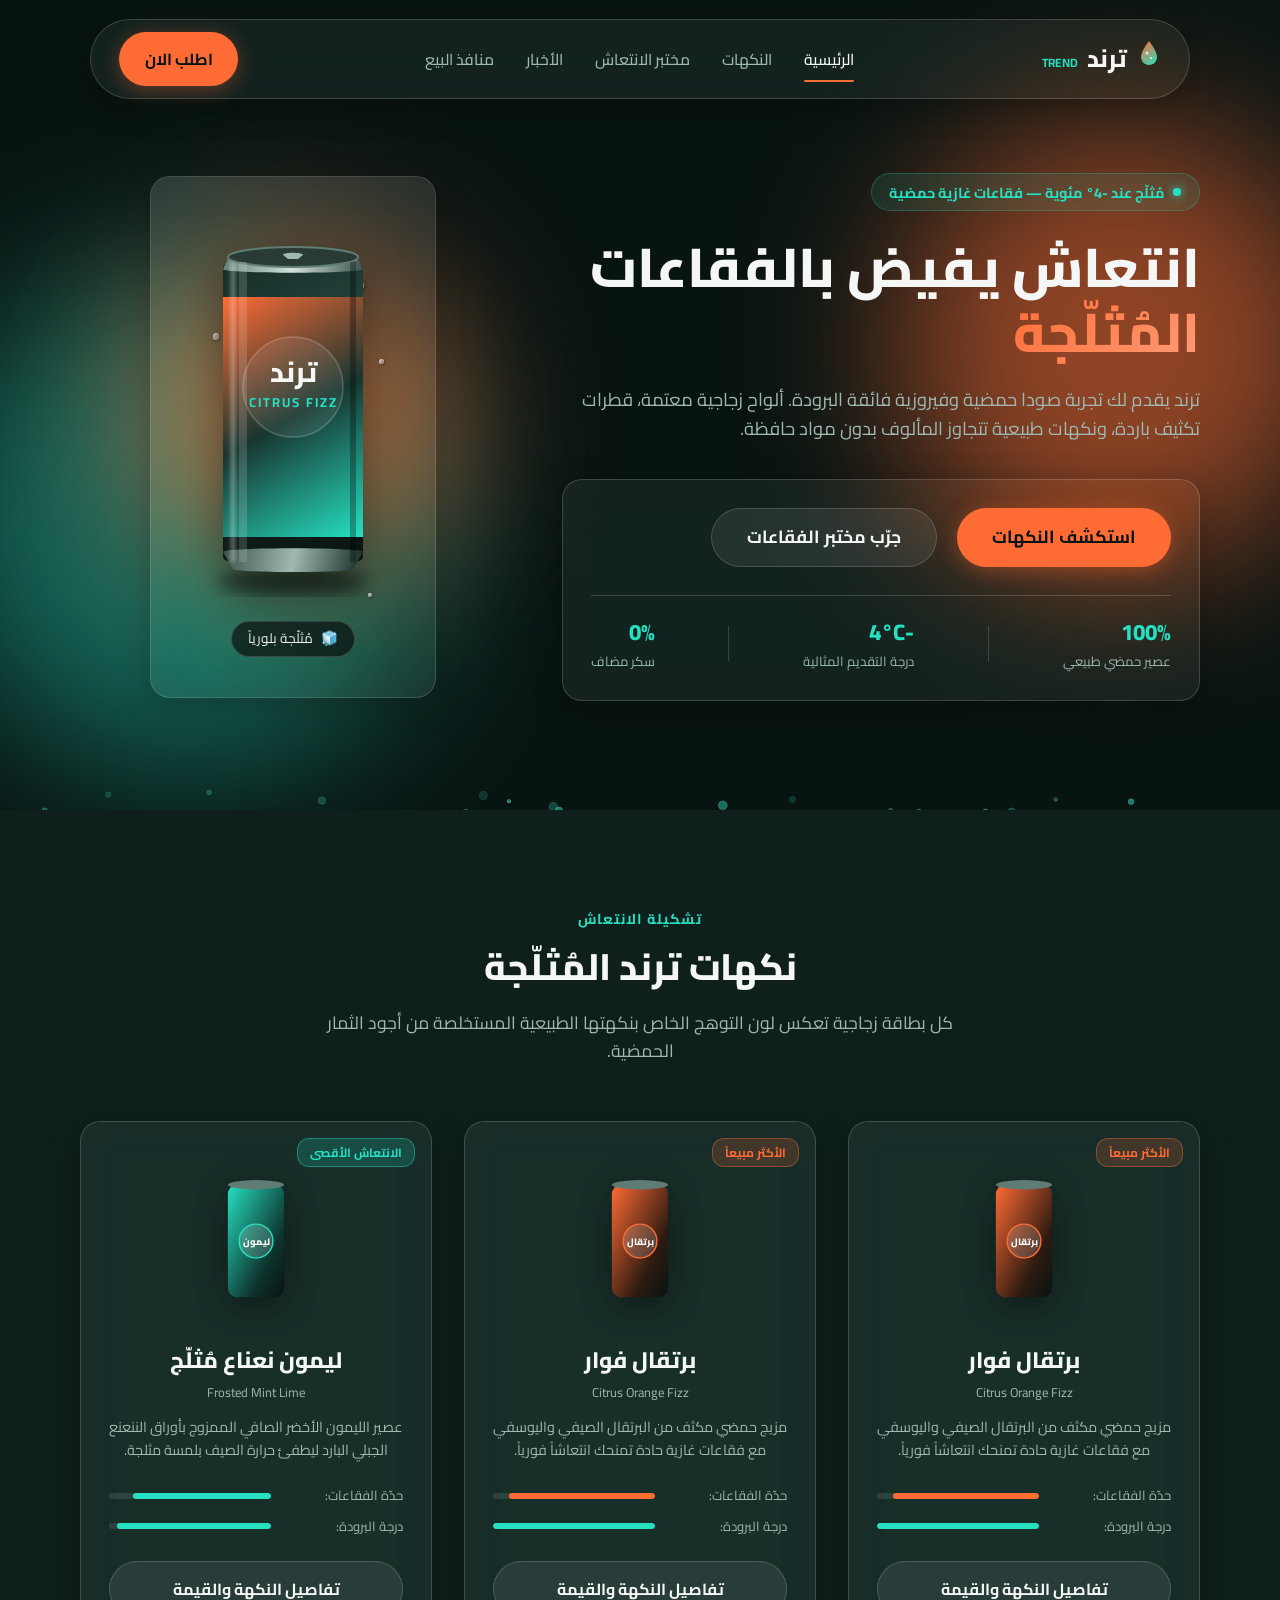
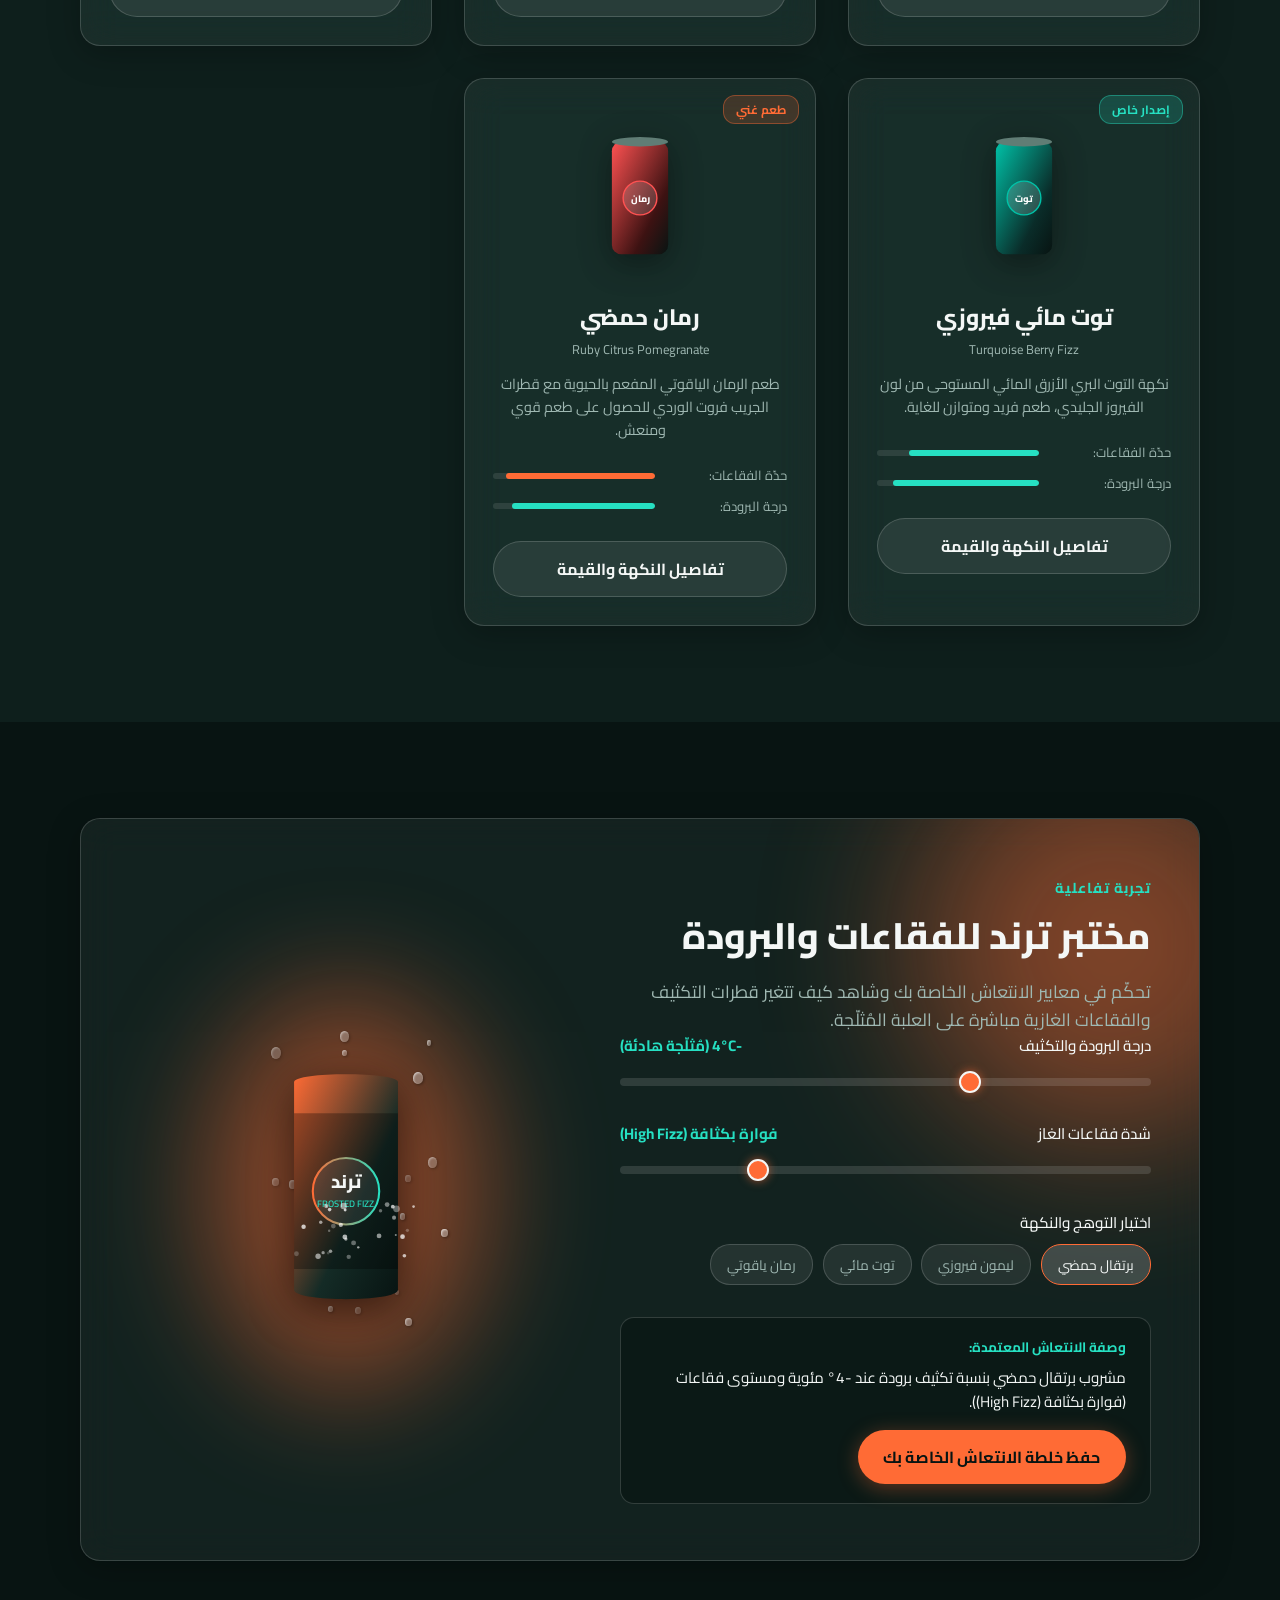
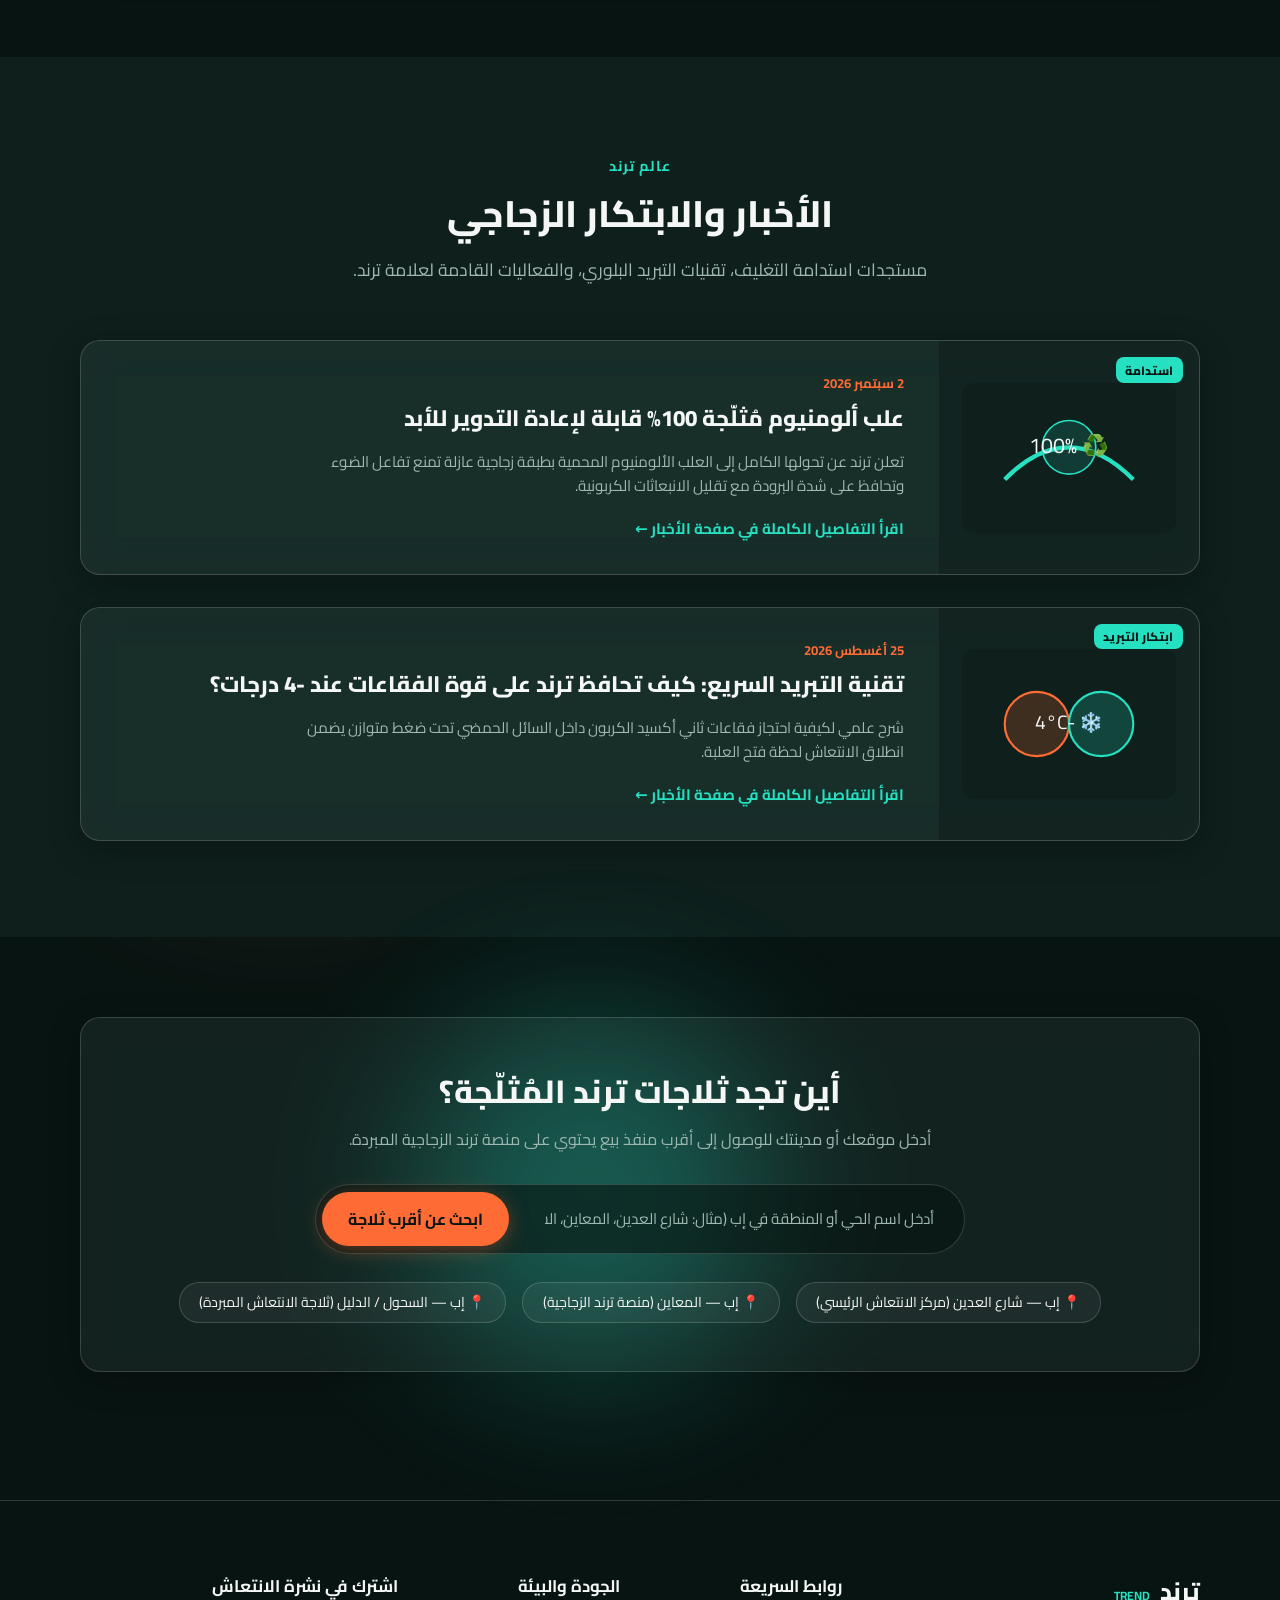
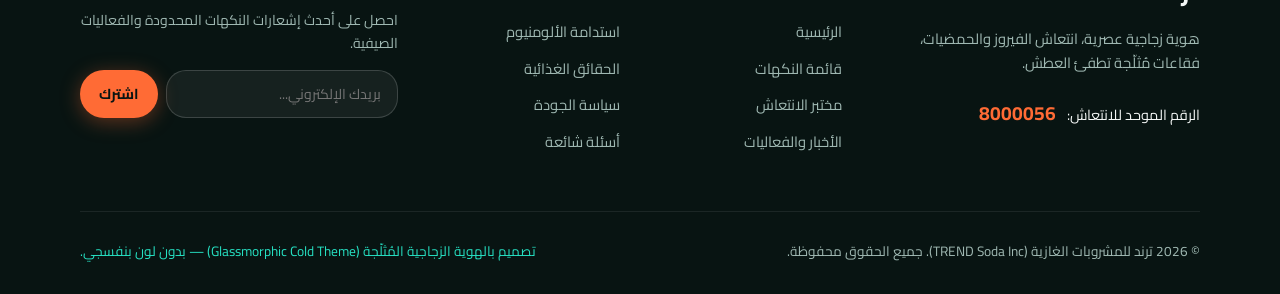
<file: index.html>
<!DOCTYPE html>
<html lang="ar" dir="rtl">

<head>
  <meta charset="UTF-8">
  <meta name="viewport" content="width=device-width, initial-scale=1.0">
  <title>ترند | TREND — مشروبات غازية حمضية ومُثلّجة</title>
  <meta name="description"
    content="موقع ترند للمشروبات الغازية. هوية زجاجية معتمة، انتعاش الفيروز والحمضيات، فقاعات مُثلّجة ونكهات طبيعية فريدة.">

  <!-- Google Fonts: Cairo -->
  <link rel="preconnect" href="https://fonts.googleapis.com">
  <link rel="preconnect" href="https://fonts.gstatic.com" crossorigin>
  <link href="https://fonts.googleapis.com/css2?family=Cairo:wght@400;500;700;800&display=swap" rel="stylesheet">

  <!-- Stylesheets -->
  <link rel="stylesheet" href="style.css">
</head>

<body>

  <!-- Floating Glass Header -->
  <header class="glass-header-wrap">
    <nav class="glass-panel main-nav" id="mainNav">
      <a href="#" class="brand-logo" id="brandLogo">
        <span class="logo-icon">
          <svg width="24" height="28" viewBox="0 0 24 28" fill="none">
            <path d="M12 2C12 2 4 12 4 18C4 22.4183 7.58172 26 12 26C16.4183 26 20 22.4183 20 18C20 12 12 2 12 2Z"
              fill="url(#logoGrad)" />
            <circle cx="10" cy="14" r="1.5" fill="#FFFFFF" opacity="0.8" />
            <circle cx="14" cy="19" r="1" fill="#FFFFFF" opacity="0.9" />
            <defs>
              <linearGradient id="logoGrad" x1="4" y1="2" x2="20" y2="26" gradientUnits="userSpaceOnUse">
                <stop stop-color="#FF6B35" />
                <stop offset="1" stop-color="#26E0C2" />
              </linearGradient>
            </defs>
          </svg>
        </span>
        <span class="logo-text">ترند <small>TREND</small></span>
      </a>

      <ul class="nav-links">
        <li><a href="#hero" class="active">الرئيسية</a></li>
        <li><a href="#flavors">النكهات</a></li>
        <li><a href="#fizz-lab">مختبر الانتعاش</a></li>
        <li><a href="news.html">الأخبار</a></li>
        <li><a href="#locator">منافذ البيع</a></li>
      </ul>

      <div class="nav-actions">
        <button class="btn btn-citrus" id="navOrderBtn">اطلب الان</button>
        <button class="mobile-toggle-btn" id="mobileNavToggle" aria-label="القائمة">
          <span></span>
          <span></span>
          <span></span>
        </button>
      </div>
    </nav>
  </header>

  <!-- Hero Section -->
  <section class="hero-section" id="hero">
    <!-- Ambient rising bubbles background canvas -->
    <div class="bubbles-bg-container" id="bubblesContainer"></div>

    <!-- Hero Background Glow Blobs -->
    <div class="glow-blob glow-hero-citrus"></div>
    <div class="glow-blob glow-hero-fizz"></div>

    <div class="container hero-container">
      <div class="hero-content">
        <div class="hero-badge">
          <span class="fizz-dot"></span>
          مُثلّج عند -4° مئوية — فقاعات غازية حمضية
        </div>

        <h1 class="hero-title">
          انتعاش يفيض بالفقاعات <span class="highlight-citrus">المُثلّجة</span>
        </h1>

        <p class="hero-subtitle">
          ترند يقدم لك تجربة صودا حمضية وفيروزية فائقة البرودة. ألواح زجاجية معتمة، قطرات تكثيف باردة، ونكهات طبيعية
          تتجاوز المألوف بدون مواد حافظة.
        </p>

        <!-- Glass CTA Panel -->
        <div class="glass-panel hero-cta-panel">
          <div class="cta-actions">
            <a href="#flavors" class="btn btn-citrus btn-lg" id="exploreFlavorsBtn">استكشف النكهات</a>
            <a href="#fizz-lab" class="btn btn-glass btn-lg" id="tryLabBtn">جرّب مختبر الفقاعات</a>
          </div>

          <div class="hero-metrics">
            <div class="metric-item">
              <span class="metric-val">100%</span>
              <span class="metric-lbl">عصير حمضي طبيعي</span>
            </div>
            <div class="metric-divider"></div>
            <div class="metric-item">
              <span class="metric-val">-4°C</span>
              <span class="metric-lbl">درجة التقديم المثالية</span>
            </div>
            <div class="metric-divider"></div>
            <div class="metric-item">
              <span class="metric-val">0%</span>
              <span class="metric-lbl">سكر مضاف</span>
            </div>
          </div>
        </div>
      </div>

      <!-- Hero Visual Can Mockup -->
      <div class="hero-visual">
        <div class="can-glow-wrapper">
          <div class="glow-blob hero-can-glow"></div>

          <div class="glass-panel can-display-card">
            <div class="frosted-overlay"></div>
            <!-- Condensation droplets layer -->
            <div class="condensation-layer">
              <div class="drop d1"></div>
              <div class="drop d2"></div>
              <div class="drop d3"></div>
              <div class="drop d4"></div>
              <div class="drop d5"></div>
              <div class="drop d6"></div>
            </div>

            <!-- CSS SVG Rendered Can Mockup -->
            <div class="hero-can-render" id="heroCanRender">
              <svg class="can-svg" width="220" height="380" viewBox="0 0 220 380" fill="none">
                <!-- Can Shadow -->
                <ellipse cx="110" cy="365" rx="75" ry="12" fill="rgba(0,0,0,0.5)" filter="blur(8px)" />

                <!-- Can Body Base -->
                <path d="M40 50 C40 40, 180 40, 180 50 L180 340 C180 355, 40 355, 40 340 Z" fill="url(#canMetalGrad)" />

                <!-- Can Printed Label -->
                <path d="M40 80 L180 80 L180 320 L40 320 Z" fill="url(#canLabelGrad)" />

                <!-- Brand Graphic Elements on Can -->
                <circle cx="110" cy="170" r="50" fill="rgba(255,255,255,0.08)" stroke="rgba(255,255,255,0.2)"
                  stroke-width="1.5" />
                <text x="110" y="165" font-family="Cairo" font-weight="800" font-size="28" fill="#F4F7F6"
                  text-anchor="middle">ترند</text>
                <text x="110" y="190" font-family="Cairo" font-weight="700" font-size="13" fill="#26E0C2"
                  text-anchor="middle" letter-spacing="2">CITRUS FIZZ</text>

                <!-- Can Metallic Top Rim -->
                <path d="M45 42 C45 35, 175 35, 175 42 L180 52 C180 57, 40 57, 40 52 Z" fill="url(#canTopMetalGrad)" />
                <ellipse cx="110" cy="40" rx="65" ry="10" fill="#2A3B37" stroke="#607D75" stroke-width="2" />

                <!-- Can Pull Tab -->
                <path d="M100 38 C100 35, 120 35, 120 38 L115 42 L105 42 Z" fill="#9FB8B2" />

                <!-- Can Metallic Bottom Rim -->
                <path d="M40 335 C40 330, 180 330, 180 335 L170 352 C170 356, 50 356, 50 352 Z"
                  fill="url(#canBottomMetalGrad)" />

                <!-- Metallic Specular Highlights -->
                <path d="M50 45 L50 345" stroke="rgba(255,255,255,0.4)" stroke-width="4" filter="blur(2px)" />
                <path d="M60 45 L60 345" stroke="rgba(255,255,255,0.15)" stroke-width="8" />
                <path d="M170 45 L170 345" stroke="rgba(0,0,0,0.3)" stroke-width="6" />

                <defs>
                  <linearGradient id="canMetalGrad" x1="40" y1="40" x2="180" y2="350" gradientUnits="userSpaceOnUse">
                    <stop stop-color="#142B26" />
                    <stop offset="0.3" stop-color="#23423B" />
                    <stop offset="0.7" stop-color="#0E1F1C" />
                    <stop offset="1" stop-color="#081412" />
                  </linearGradient>

                  <linearGradient id="canLabelGrad" x1="40" y1="80" x2="180" y2="320" gradientUnits="userSpaceOnUse">
                    <stop stop-color="#FF6B35" />
                    <stop offset="0.5" stop-color="#183630" />
                    <stop offset="1" stop-color="#26E0C2" />
                  </linearGradient>

                  <linearGradient id="canTopMetalGrad" x1="40" y1="35" x2="180" y2="57" gradientUnits="userSpaceOnUse">
                    <stop stop-color="#607D75" />
                    <stop offset="0.5" stop-color="#D1E0DC" />
                    <stop offset="1" stop-color="#3A524C" />
                  </linearGradient>

                  <linearGradient id="canBottomMetalGrad" x1="40" y1="330" x2="180" y2="356"
                    gradientUnits="userSpaceOnUse">
                    <stop stop-color="#3A524C" />
                    <stop offset="0.5" stop-color="#9FB8B2" />
                    <stop offset="1" stop-color="#142B26" />
                  </linearGradient>
                </defs>
              </svg>
            </div>

            <!-- Ice cubes float tag -->
            <div class="ice-tag">
              <span class="ice-icon">🧊</span>
              <span>مُثلّجة بلورياً</span>
            </div>
          </div>
        </div>
      </div>
    </div>
  </section>

  <!-- Flavors Section (شريط النكهات) -->
  <section class="flavors-section" id="flavors">
    <div class="container">
      <div class="section-header text-center">
        <div class="section-tag">تشكيلة الانتعاش</div>
        <h2 class="section-title">نكهات ترند المُثلّجة</h2>
        <p class="section-desc">
          كل بطاقة زجاجية تعكس لون التوهج الخاص بنكهتها الطبيعية المستخلصة من أجود الثمار الحمضية.
        </p>
      </div>

      <!-- Square Glass Cards Grid -->
      <div class="flavors-grid">

        <!-- Flavor Card 1: Citrus Orange -->
        <div class="flavor-card-wrapper" data-flavor="citrus-orange">
          <div class="glow-blob glow-citrus-orange"></div>
          <div class="glass-panel flavor-card">
            <div class="flavor-badge badge-citrus">الأكثر مبيعاً</div>
            <div class="flavor-visual">
              <div class="can-mini-render can-citrus">
                <svg viewBox="0 0 100 160" class="mini-can-svg">
                  <rect x="20" y="20" width="60" height="120" rx="10" fill="url(#gradCitrusCan)" />
                  <ellipse cx="50" cy="20" rx="30" ry="5" fill="#607D75" />
                  <circle cx="50" cy="80" r="18" fill="rgba(255,255,255,0.15)" stroke="#FF6B35" stroke-width="1.5" />
                  <text x="50" y="84" font-family="Cairo" font-weight="800" font-size="10" fill="#FFF"
                    text-anchor="middle">برتقال</text>
                  <defs>
                    <linearGradient id="gradCitrusCan" x1="0" y1="0" x2="1" y2="1">
                      <stop stop-color="#FF6B35" />
                      <stop offset="0.7" stop-color="#2D1A10" />
                      <stop offset="1" stop-color="#081412" />
                    </linearGradient>
                  </defs>
                </svg>
              </div>
            </div>
            <div class="flavor-info">
              <h3 class="flavor-name">برتقال فوار</h3>
              <span class="flavor-sub">Citrus Orange Fizz</span>
              <p class="flavor-desc">مزيج حمضي مكثف من البرتقال الصيفي واليوسفي مع فقاعات غازية حادة تمنحك انتعاشاً
                فورياً.</p>

              <div class="flavor-specs">
                <div class="spec-row">
                  <span>حدّة الفقاعات:</span>
                  <div class="meter-bar">
                    <div class="meter-fill fill-orange" style="width: 90%;"></div>
                  </div>
                </div>
                <div class="spec-row">
                  <span>درجة البرودة:</span>
                  <div class="meter-bar">
                    <div class="meter-fill fill-turquoise" style="width: 100%;"></div>
                  </div>
                </div>
              </div>

              <button class="btn btn-glass btn-block open-modal-btn" data-modal-flavor="citrus-orange">تفاصيل النكهة
                والقيمة</button>
            </div>
          </div>
        </div><!-- Flavor Card 1: Citrus Orange -->
        <div class="flavor-card-wrapper" data-flavor="citrus-orange">
          <div class="glow-blob glow-citrus-orange"></div>
          <div class="glass-panel flavor-card">
            <div class="flavor-badge badge-citrus">الأكثر مبيعاً</div>
            <div class="flavor-visual">
              <div class="can-mini-render can-citrus">
                <svg viewBox="0 0 100 160" class="mini-can-svg">
                  <rect x="20" y="20" width="60" height="120" rx="10" fill="url(#gradCitrusCan)" />
                  <ellipse cx="50" cy="20" rx="30" ry="5" fill="#607D75" />
                  <circle cx="50" cy="80" r="18" fill="rgba(255,255,255,0.15)" stroke="#FF6B35" stroke-width="1.5" />
                  <text x="50" y="84" font-family="Cairo" font-weight="800" font-size="10" fill="#FFF"
                    text-anchor="middle">برتقال</text>
                  <defs>
                    <linearGradient id="gradCitrusCan" x1="0" y1="0" x2="1" y2="1">
                      <stop stop-color="#FF6B35" />
                      <stop offset="0.7" stop-color="#2D1A10" />
                      <stop offset="1" stop-color="#081412" />
                    </linearGradient>
                  </defs>
                </svg>
              </div>
            </div>
            <div class="flavor-info">
              <h3 class="flavor-name">برتقال فوار</h3>
              <span class="flavor-sub">Citrus Orange Fizz</span>
              <p class="flavor-desc">مزيج حمضي مكثف من البرتقال الصيفي واليوسفي مع فقاعات غازية حادة تمنحك انتعاشاً
                فورياً.</p>

              <div class="flavor-specs">
                <div class="spec-row">
                  <span>حدّة الفقاعات:</span>
                  <div class="meter-bar">
                    <div class="meter-fill fill-orange" style="width: 90%;"></div>
                  </div>
                </div>
                <div class="spec-row">
                  <span>درجة البرودة:</span>
                  <div class="meter-bar">
                    <div class="meter-fill fill-turquoise" style="width: 100%;"></div>
                  </div>
                </div>
              </div>

              <button class="btn btn-glass btn-block open-modal-btn" data-modal-flavor="citrus-orange">تفاصيل النكهة
                والقيمة</button>
            </div>
          </div>
        </div>

        <!-- Flavor Card 2: Frosted Mint Lime -->
        <div class="flavor-card-wrapper" data-flavor="mint-lime">
          <div class="glow-blob glow-mint-lime"></div>
          <div class="glass-panel flavor-card">
            <div class="flavor-badge badge-fizz">الانتعاش الأقصى</div>
            <div class="flavor-visual">
              <div class="can-mini-render can-lime">
                <svg viewBox="0 0 100 160" class="mini-can-svg">
                  <rect x="20" y="20" width="60" height="120" rx="10" fill="url(#gradLimeCan)" />
                  <ellipse cx="50" cy="20" rx="30" ry="5" fill="#607D75" />
                  <circle cx="50" cy="80" r="18" fill="rgba(255,255,255,0.15)" stroke="#26E0C2" stroke-width="1.5" />
                  <text x="50" y="84" font-family="Cairo" font-weight="800" font-size="10" fill="#FFF"
                    text-anchor="middle">ليمون</text>
                  <defs>
                    <linearGradient id="gradLimeCan" x1="0" y1="0" x2="1" y2="1">
                      <stop stop-color="#26E0C2" />
                      <stop offset="0.7" stop-color="#0E332D" />
                      <stop offset="1" stop-color="#081412" />
                    </linearGradient>
                  </defs>
                </svg>
              </div>
            </div>
            <div class="flavor-info">
              <h3 class="flavor-name">ليمون نعناع مُثلّج</h3>
              <span class="flavor-sub">Frosted Mint Lime</span>
              <p class="flavor-desc">عصير الليمون الأخضر الصافي الممزوج بأوراق الننعنع الجبلي البارد ليطفئ حرارة الصيف
                بلمسة مثلجة.</p>

              <div class="flavor-specs">
                <div class="spec-row">
                  <span>حدّة الفقاعات:</span>
                  <div class="meter-bar">
                    <div class="meter-fill fill-turquoise" style="width: 85%;"></div>
                  </div>
                </div>
                <div class="spec-row">
                  <span>درجة البرودة:</span>
                  <div class="meter-bar">
                    <div class="meter-fill fill-turquoise" style="width: 95%;"></div>
                  </div>
                </div>
              </div>

              <button class="btn btn-glass btn-block open-modal-btn" data-modal-flavor="mint-lime">تفاصيل النكهة
                والقيمة</button>
            </div>
          </div>
        </div>

        <!-- Flavor Card 3: Turquoise Berry -->
        <div class="flavor-card-wrapper" data-flavor="turquoise-berry">
          <div class="glow-blob glow-turquoise-berry"></div>
          <div class="glass-panel flavor-card">
            <div class="flavor-badge badge-fizz">إصدار خاص</div>
            <div class="flavor-visual">
              <div class="can-mini-render can-berry">
                <svg viewBox="0 0 100 160" class="mini-can-svg">
                  <rect x="20" y="20" width="60" height="120" rx="10" fill="url(#gradBerryCan)" />
                  <ellipse cx="50" cy="20" rx="30" ry="5" fill="#607D75" />
                  <circle cx="50" cy="80" r="18" fill="rgba(255,255,255,0.15)" stroke="#00C2A8" stroke-width="1.5" />
                  <text x="50" y="84" font-family="Cairo" font-weight="800" font-size="10" fill="#FFF"
                    text-anchor="middle">توت</text>
                  <defs>
                    <linearGradient id="gradBerryCan" x1="0" y1="0" x2="1" y2="1">
                      <stop stop-color="#00C2A8" />
                      <stop offset="0.7" stop-color="#0A2C29" />
                      <stop offset="1" stop-color="#081412" />
                    </linearGradient>
                  </defs>
                </svg>
              </div>
            </div>
            <div class="flavor-info">
              <h3 class="flavor-name">توت مائي فيروزي</h3>
              <span class="flavor-sub">Turquoise Berry Fizz</span>
              <p class="flavor-desc">نكهة التوت البري الأزرق المائي المستوحى من لون الفيروز الجليدي، طعم فريد ومتوازن
                للغاية.</p>

              <div class="flavor-specs">
                <div class="spec-row">
                  <span>حدّة الفقاعات:</span>
                  <div class="meter-bar">
                    <div class="meter-fill fill-turquoise" style="width: 80%;"></div>
                  </div>
                </div>
                <div class="spec-row">
                  <span>درجة البرودة:</span>
                  <div class="meter-bar">
                    <div class="meter-fill fill-turquoise" style="width: 90%;"></div>
                  </div>
                </div>
              </div>

              <button class="btn btn-glass btn-block open-modal-btn" data-modal-flavor="turquoise-berry">تفاصيل النكهة
                والقيمة</button>
            </div>
          </div>
        </div>

        <!-- Flavor Card 4: Ruby Citrus -->
        <div class="flavor-card-wrapper" data-flavor="ruby-citrus">
          <div class="glow-blob glow-ruby-citrus"></div>
          <div class="glass-panel flavor-card">
            <div class="flavor-badge badge-citrus">طعم غني</div>
            <div class="flavor-visual">
              <div class="can-mini-render can-ruby">
                <svg viewBox="0 0 100 160" class="mini-can-svg">
                  <rect x="20" y="20" width="60" height="120" rx="10" fill="url(#gradRubyCan)" />
                  <ellipse cx="50" cy="20" rx="30" ry="5" fill="#607D75" />
                  <circle cx="50" cy="80" r="18" fill="rgba(255,255,255,0.15)" stroke="#FF5252" stroke-width="1.5" />
                  <text x="50" y="84" font-family="Cairo" font-weight="800" font-size="10" fill="#FFF"
                    text-anchor="middle">رمان</text>
                  <defs>
                    <linearGradient id="gradRubyCan" x1="0" y1="0" x2="1" y2="1">
                      <stop stop-color="#FF5252" />
                      <stop offset="0.7" stop-color="#3D1212" />
                      <stop offset="1" stop-color="#081412" />
                    </linearGradient>
                  </defs>
                </svg>
              </div>
            </div>
            <div class="flavor-info">
              <h3 class="flavor-name">رمان حمضي</h3>
              <span class="flavor-sub">Ruby Citrus Pomegranate</span>
              <p class="flavor-desc">طعم الرمان الياقوتي المفعم بالحيوية مع قطرات الجريب فروت الوردي للحصول على طعم قوي
                ومنعش.</p>

              <div class="flavor-specs">
                <div class="spec-row">
                  <span>حدّة الفقاعات:</span>
                  <div class="meter-bar">
                    <div class="meter-fill fill-orange" style="width: 92%;"></div>
                  </div>
                </div>
                <div class="spec-row">
                  <span>درجة البرودة:</span>
                  <div class="meter-bar">
                    <div class="meter-fill fill-turquoise" style="width: 88%;"></div>
                  </div>
                </div>
              </div>

              <button class="btn btn-glass btn-block open-modal-btn" data-modal-flavor="ruby-citrus">تفاصيل النكهة
                والقيمة</button>
            </div>
          </div>
        </div>

      </div>
    </div>
  </section>

  <!-- Interactive Fizz & Temperature Lab Section -->
  <section class="fizz-lab-section" id="fizz-lab">
    <div class="container">
      <div class="glass-panel lab-container-panel">
        <div class="glow-blob lab-glow"></div>

        <div class="lab-layout">
          <div class="lab-controls">
            <div class="section-tag">تجربة تفاعلية</div>
            <h2 class="section-title">مختبر ترند للفقاعات والبرودة</h2>
            <p class="section-desc">
              تحكّم في معايير الانتعاش الخاصة بك وشاهد كيف تتغير قطرات التكثيف والفقاعات الغازية مباشرة على العلبة
              المُثلّجة.
            </p>

            <!-- Customizer Controls -->
            <div class="control-group">
              <label for="tempSlider" class="control-label">
                <span>درجة البرودة والتكثيف</span>
                <strong id="tempValue">-4°C (ثلج بلوري)</strong>
              </label>
              <input type="range" id="tempSlider" min="-8" max="4" value="-4" class="custom-range">
            </div>

            <div class="control-group">
              <label for="fizzSlider" class="control-label">
                <span>شدة فقاعات الغاز</span>
                <strong id="fizzValue">فوارة بكثافة (High Fizz)</strong>
              </label>
              <input type="range" id="fizzSlider" min="1" max="5" value="4" class="custom-range">
            </div>

            <div class="control-group">
              <label class="control-label">اختيار التوهج والنكهة</label>
              <div class="flavor-radio-group">
                <button class="flavor-chip active" data-chip-color="#FF6B35" data-chip-name="برتقال فوار">برتقال
                  حمضي</button>
                <button class="flavor-chip" data-chip-color="#26E0C2" data-chip-name="ليمون نعناع">ليمون فيروزي</button>
                <button class="flavor-chip" data-chip-color="#00C2A8" data-chip-name="توت مائي">توت مائي</button>
                <button class="flavor-chip" data-chip-color="#FF5252" data-chip-name="رمان حمضي">رمان ياقوتي</button>
              </div>
            </div>

            <div class="lab-result-box">
              <span class="lab-box-title">وصفة الانتعاش المعتمدة:</span>
              <p id="labSummaryText">مشروب برتقال حمضي بنسبة تكثيف عال ومستوى فقاعات 80% في درجة حرارة -4° مئوية.</p>
              <button class="btn btn-citrus" id="saveMixBtn">حفظ خلطة الانتعاش الخاصة بك</button>
            </div>
          </div>

          <!-- Lab Interactive Preview Visual -->
          <div class="lab-preview-display">
            <div class="interactive-can-box" id="interactiveCanBox">
              <div class="dynamic-glow" id="dynamicCanGlow"></div>

              <!-- Dynamic Condensation Drops Container -->
              <div class="drops-container" id="dropsContainer"></div>

              <!-- Dynamic Bubbles Canvas Overlay -->
              <canvas id="canBubblesCanvas" width="220" height="340"></canvas>

              <div class="preview-can-graphic">
                <svg viewBox="0 0 160 260" class="lab-svg-can">
                  <path d="M30 30 C30 20, 130 20, 130 30 L130 230 C130 242, 30 242, 30 230 Z"
                    fill="url(#labCanBodyGrad)" id="labCanBody" />
                  <path d="M30 60 L130 60 L130 210 L30 210 Z" fill="rgba(0,0,0,0.3)" />
                  <circle cx="80" cy="135" r="32" fill="rgba(255,255,255,0.08)" stroke="url(#labCanStroke)"
                    stroke-width="2" id="labCircleGlow" />
                  <text x="80" y="132" font-family="Cairo" font-weight="800" font-size="18" fill="#F4F7F6"
                    text-anchor="middle" id="labCanTitle">ترند</text>
                  <text x="80" y="150" font-family="Cairo" font-weight="600" font-size="9" fill="#26E0C2"
                    text-anchor="middle" id="labCanSub">FROSTED FIZZ</text>

                  <defs>
                    <linearGradient id="labCanBodyGrad" x1="0" y1="0" x2="1" y2="1">
                      <stop stop-color="#FF6B35" id="labGradStop1" />
                      <stop offset="0.6" stop-color="#142B26" />
                      <stop offset="1" stop-color="#081412" />
                    </linearGradient>
                    <linearGradient id="labCanStroke" x1="0" y1="0" x2="1" y2="0">
                      <stop stop-color="#FF6B35" id="labStrokeStop1" />
                      <stop offset="1" stop-color="#26E0C2" id="labStrokeStop2" />
                    </linearGradient>
                  </defs>
                </svg>
              </div>
            </div>
          </div>
        </div>
      </div>
    </div>
  </section>

  <!-- News Section (قسم الأخبار والحدث — بطاقات زجاجية أفقية) -->
  <section class="news-section" id="news">
    <div class="container">
      <div class="section-header text-center">
        <div class="section-tag">عالم ترند</div>
        <h2 class="section-title">الأخبار والابتكار الزجاجي</h2>
        <p class="section-desc">
          مستجدات استدامة التغليف، تقنيات التبريد البلوري، والفعاليات القادمة لعلامة ترند.
        </p>
      </div>

      <!-- Horizontal Glass Cards List -->
      <div class="news-horizontal-list">

        <!-- News Card 1 -->
        <article class="news-card-wrapper">
          <div class="glow-blob glow-news-1"></div>
          <div class="glass-panel news-card-horizontal">
            <div class="news-image-box">
              <div class="news-tag-badge">استدامة</div>
              <svg class="news-illustration" viewBox="0 0 200 140">
                <rect width="200" height="140" fill="#0E1F1C" rx="12" />
                <path d="M40 90 Q100 30 160 90" stroke="#26E0C2" stroke-width="4" fill="none" />
                <circle cx="100" cy="60" r="25" fill="rgba(38, 224, 194, 0.15)" stroke="#26E0C2" stroke-width="1.5" />
                <text x="100" y="65" font-family="Cairo" font-size="20" fill="#F4F7F6" text-anchor="middle">♻️
                  100%</text>
              </svg>
            </div>
            <div class="news-content-box">
              <span class="news-date">2 سبتمبر 2026</span>
              <h3 class="news-title">علب ألومنيوم مُثلّجة 100% قابلة لإعادة التدوير للأبد</h3>
              <p class="news-excerpt">
                تعلن ترند عن تحولها الكامل إلى العلب الألومنيوم المحمية بطبقة زجاجية عازلة تمنع تفاعل الضوء وتحافظ على
                شدة البرودة مع تقليل الانبعاثات الكربونية.
              </p>
              <a href="news.html" class="news-link">اقرأ التفاصيل الكاملة في صفحة الأخبار ←</a>
            </div>
          </div>
        </article>

        <!-- News Card 2 -->
        <article class="news-card-wrapper">
          <div class="glow-blob glow-news-2"></div>
          <div class="glass-panel news-card-horizontal">
            <div class="news-image-box">
              <div class="news-tag-badge">ابتكار التبريد</div>
              <svg class="news-illustration" viewBox="0 0 200 140">
                <rect width="200" height="140" fill="#0E1F1C" rx="12" />
                <circle cx="70" cy="70" r="30" fill="rgba(255, 107, 53, 0.2)" stroke="#FF6B35" stroke-width="2" />
                <circle cx="130" cy="70" r="30" fill="rgba(38, 224, 194, 0.2)" stroke="#26E0C2" stroke-width="2" />
                <text x="100" y="75" font-family="Cairo" font-size="18" fill="#F4F7F6" text-anchor="middle">❄️
                  -4°C</text>
              </svg>
            </div>
            <div class="news-content-box">
              <span class="news-date">25 أغسطس 2026</span>
              <h3 class="news-title">تقنية التبريد السريع: كيف تحافظ ترند على قوة الفقاعات عند -4 درجات؟</h3>
              <p class="news-excerpt">
                شرح علمي لكيفية احتجاز فقاعات ثاني أكسيد الكربون داخل السائل الحمضي تحت ضغط متوازن يضمن انطلاق الانتعاش
                لحظة فتح العلبة.
              </p>
              <a href="news.html" class="news-link">اقرأ التفاصيل الكاملة في صفحة الأخبار ←</a>
            </div>
          </div>
        </article>

      </div>
    </div>
  </section>

  <!-- Store Locator Bar Section -->
  <section class="locator-section" id="locator">
    <div class="container">
      <div class="glass-panel locator-panel">
        <div class="glow-blob locator-glow"></div>
        <div class="locator-content">
          <h2 class="locator-title">أين تجد ثلاجات ترند المُثلّجة؟</h2>
          <p class="locator-desc">أدخل موقعك أو مدينتك للوصول إلى أقرب منفذ بيع يحتوي على منصة ترند الزجاجية المبردة.
          </p>

          <form class="locator-search-form" id="locatorForm" onsubmit="event.preventDefault();">
            <div class="search-input-wrap">
              <input type="text"
                placeholder="أدخل اسم الحي أو المنطقة في إب (مثال: شارع العدين، المعاين، السحول، الدليل)..."
                class="locator-input" id="locatorInput">
              <button type="submit" class="btn btn-citrus" id="searchStoreBtn">ابحث عن أقرب ثلاجة</button>
            </div>
          </form>

          <div class="locator-results" id="locatorResults">
            <div class="store-chip">📍 إب — شارع العدين (مركز الانتعاش الرئيسي)</div>
            <div class="store-chip">📍 إب — المعاين (منصة ترند الزجاجية)</div>
            <div class="store-chip">📍 إب — السحول / الدليل (ثلاجة الانتعاش المبردة)</div>
          </div>
        </div>
      </div>
    </div>
  </section>

  <!-- Dark Glass Footer -->
  <footer class="glass-footer">
    <div class="container footer-container">
      <div class="footer-top">
        <div class="footer-brand">
          <a href="#" class="brand-logo">
            <span class="logo-text">ترند <small>TREND</small></span>
          </a>
          <p class="footer-tagline">
            هوية زجاجية عصرية، انتعاش الفيروز والحمضيات، فقاعات مُثلّجة تطفئ العطش.
          </p>
          <div class="footer-contact-num">
            <span>الرقم الموحد للانتعاش:</span>
            <strong dir="ltr">8000056</strong>
          </div>
        </div>

        <div class="footer-links-group">
          <h4>روابط السريعة</h4>
          <ul>
            <li><a href="#hero">الرئيسية</a></li>
            <li><a href="#flavors">قائمة النكهات</a></li>
            <li><a href="#fizz-lab">مختبر الانتعاش</a></li>
            <li><a href="#news">الأخبار والفعاليات</a></li>
          </ul>
        </div>

        <div class="footer-links-group">
          <h4>الجودة والبيئة</h4>
          <ul>
            <li><a href="#">استدامة الألومنيوم</a></li>
            <li><a href="#">الحقائق الغذائية</a></li>
            <li><a href="#">سياسة الجودة</a></li>
            <li><a href="#">أسئلة شائعة</a></li>
          </ul>
        </div>

        <div class="footer-newsletter">
          <h4>اشترك في نشرة الانتعاش</h4>
          <p>احصل على أحدث إشعارات النكهات المحدودة والفعاليات الصيفية.</p>
          <form class="newsletter-form" id="newsletterForm" onsubmit="event.preventDefault();">
            <input type="email" placeholder="بريدك الإلكتروني..." required class="newsletter-input">
            <button type="submit" class="btn btn-citrus btn-sm">اشترك</button>
          </form>
        </div>
      </div>

      <div class="footer-bottom">
        <p>© 2026 ترند للمشروبات الغازية (TREND Soda Inc). جميع الحقوق محفوظة.</p>
        <p class="footer-subtext">تصميم بالهوية الزجاجية المُثلّجة (Glassmorphic Cold Theme) — بدون لون بنفسجي.</p>
      </div>
    </div>
  </footer>

  <!-- Flavor Detail Modal -->
  <div class="modal-backdrop" id="flavorModal" aria-hidden="true">
    <div class="glass-panel modal-panel">
      <button class="modal-close-btn" id="modalCloseBtn" aria-label="إغلاق">&times;</button>

      <div class="glow-blob modal-glow" id="modalGlow"></div>

      <div class="modal-body" id="modalContent">
        <!-- Content inserted dynamically via app.js -->
      </div>
    </div>
  </div>

  <!-- Scripts -->
  <script src="app.js"></script>
</body>

</html>
</file>
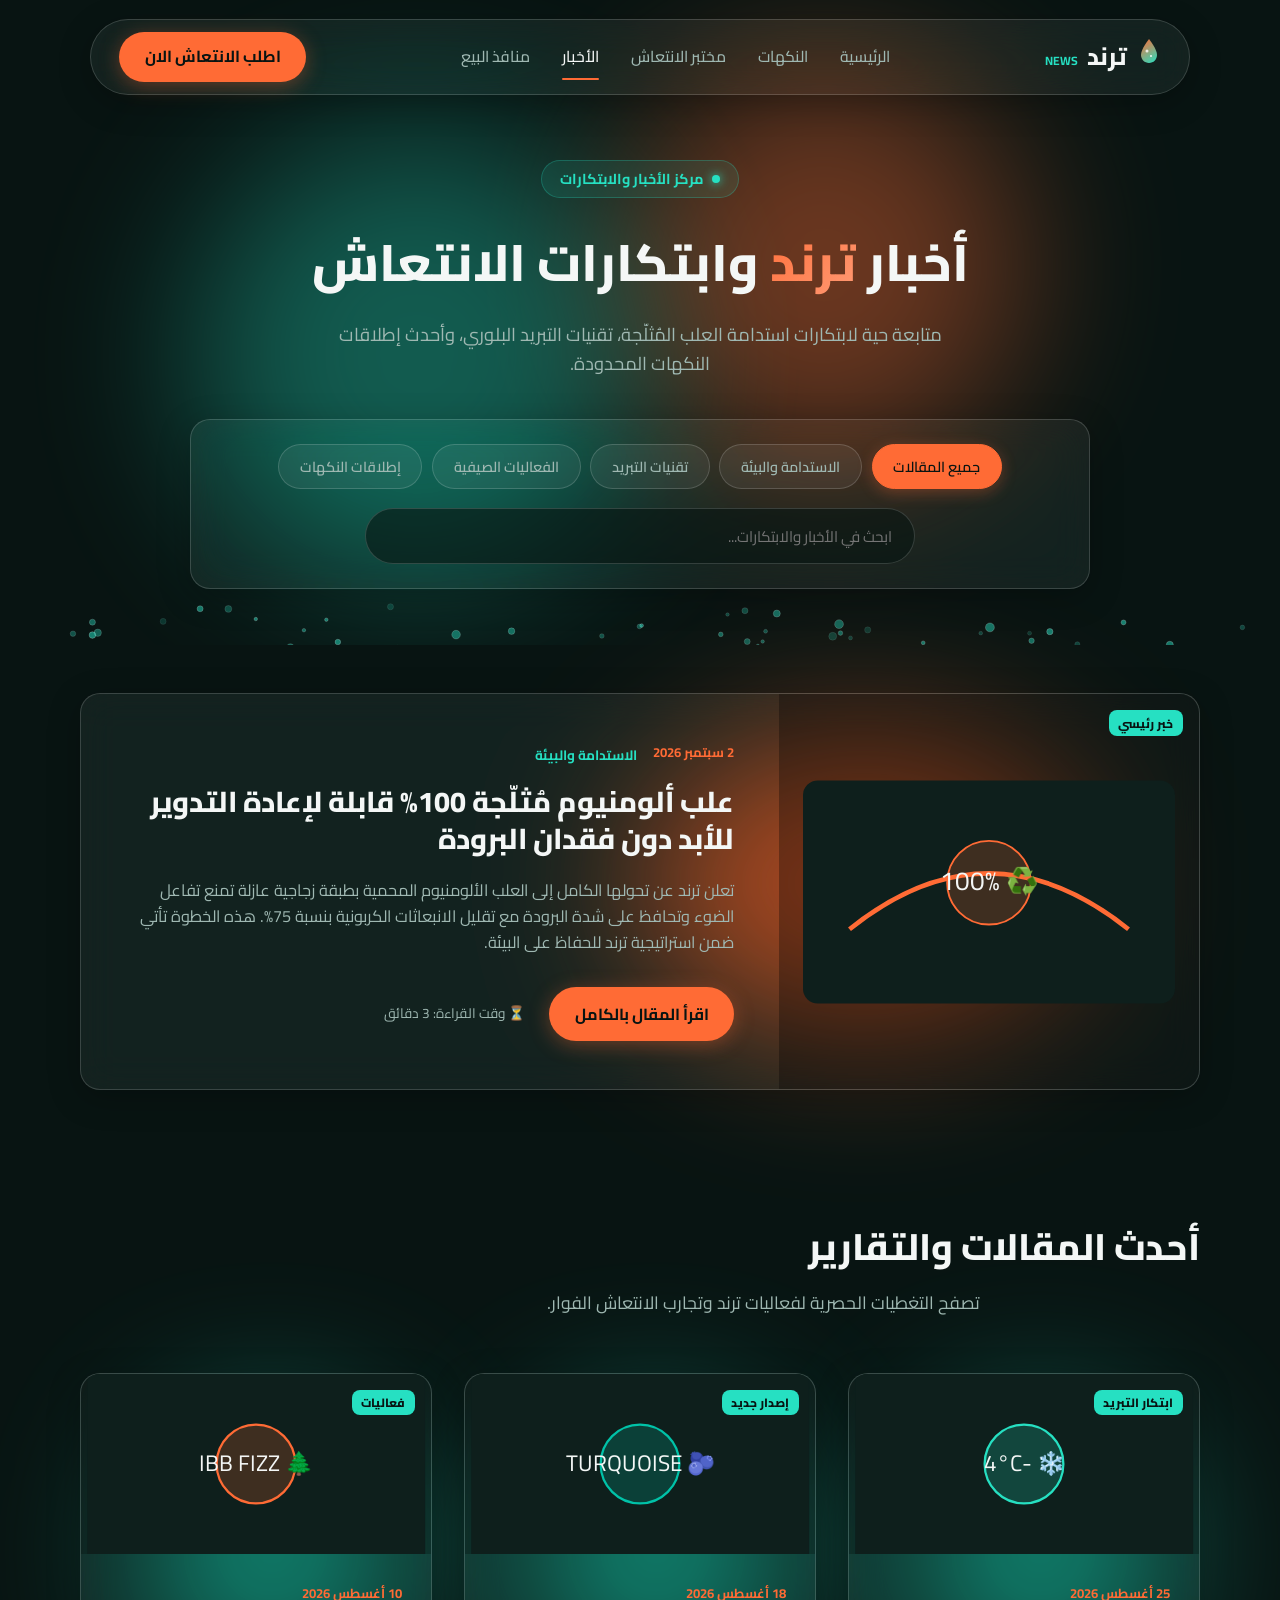
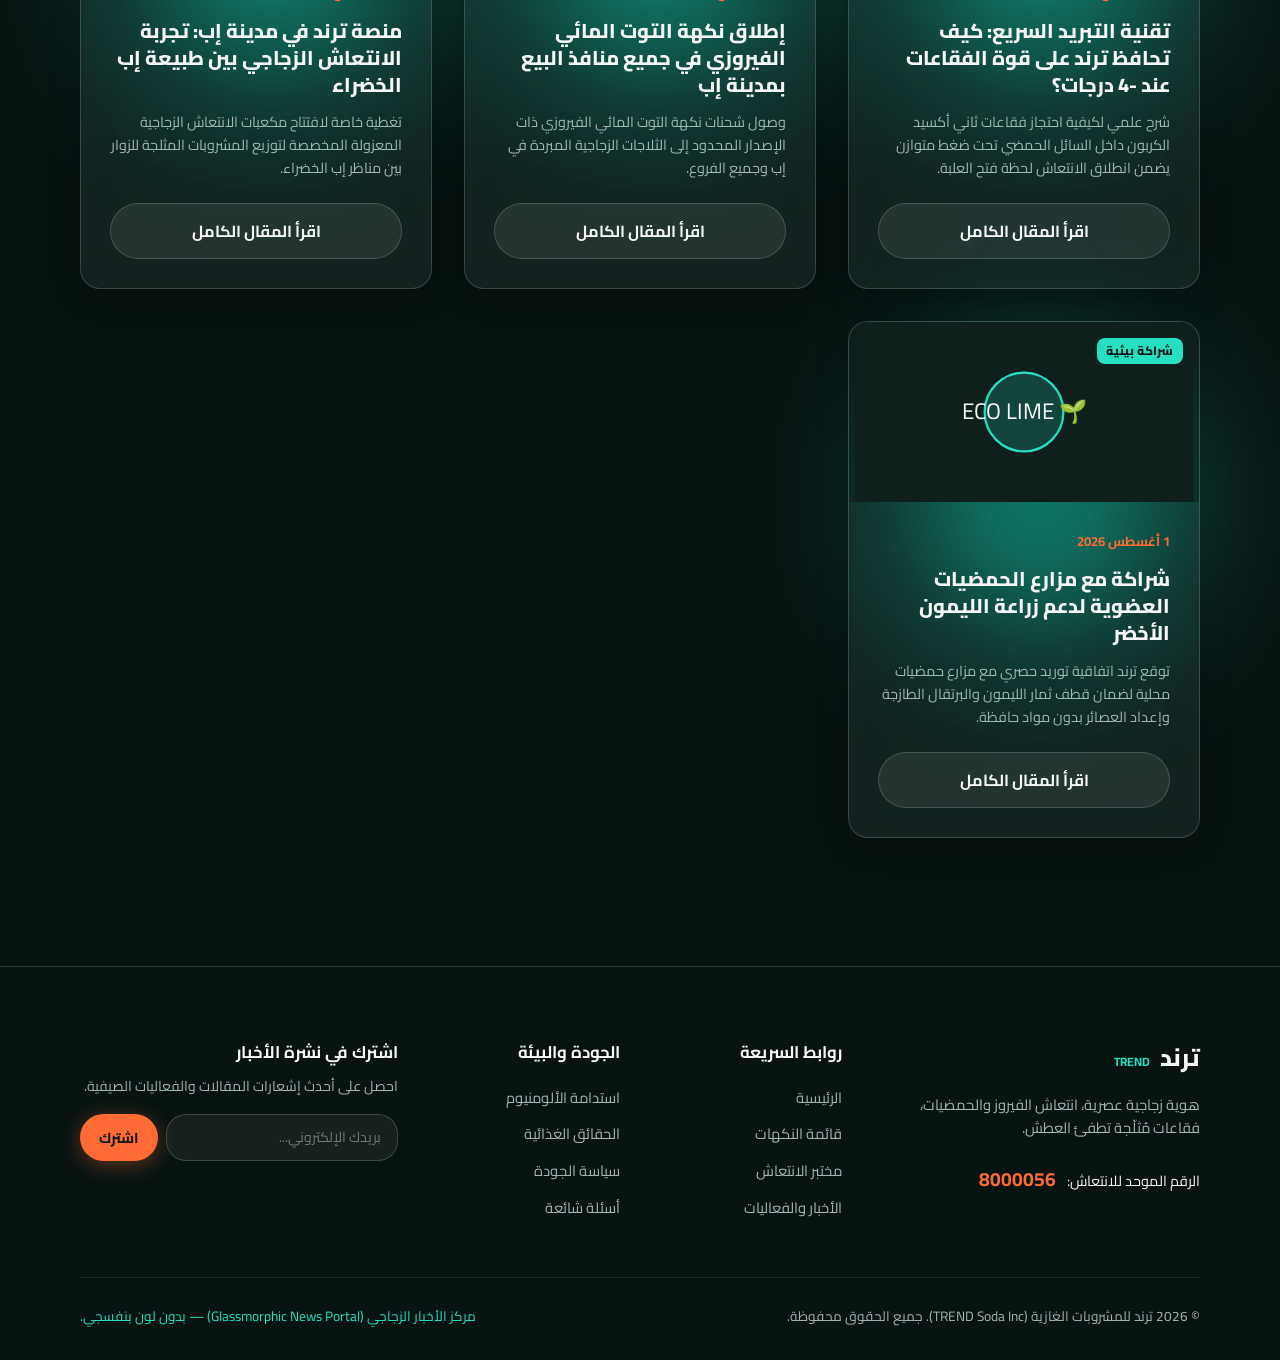
<file: news.html>
<!DOCTYPE html>
<html lang="ar" dir="rtl">
<head>
  <meta charset="UTF-8">
  <meta name="viewport" content="width=device-width, initial-scale=1.0">
  <title>ترند | الأخبار والابتكار الزجاجي — TREND News</title>
  <meta name="description" content="مركز أخبار ترند للمشروبات الغازية. آخر مستجدات استدامة العلب الألومنيوم، تقنيات التبريد البلوري، والفعاليات الصيفية.">
  
  <!-- Google Fonts: Cairo -->
  <link rel="preconnect" href="https://fonts.googleapis.com">
  <link rel="preconnect" href="https://fonts.gstatic.com" crossorigin>
  <link href="https://fonts.googleapis.com/css2?family=Cairo:wght@400;500;700;800&display=swap" rel="stylesheet">
  
  <!-- Stylesheets -->
  <link rel="stylesheet" href="style.css">
</head>
<body>

  <!-- Floating Glass Header -->
  <header class="glass-header-wrap">
    <nav class="glass-panel main-nav" id="mainNav">
      <a href="index.html" class="brand-logo" id="brandLogo">
        <span class="logo-icon">
          <svg width="24" height="28" viewBox="0 0 24 28" fill="none">
            <path d="M12 2C12 2 4 12 4 18C4 22.4183 7.58172 26 12 26C16.4183 26 20 22.4183 20 18C20 12 12 2 12 2Z" fill="url(#logoGrad)" />
            <circle cx="10" cy="14" r="1.5" fill="#FFFFFF" opacity="0.8"/>
            <circle cx="14" cy="19" r="1" fill="#FFFFFF" opacity="0.9"/>
            <defs>
              <linearGradient id="logoGrad" x1="4" y1="2" x2="20" y2="26" gradientUnits="userSpaceOnUse">
                <stop stop-color="#FF6B35" />
                <stop offset="1" stop-color="#26E0C2" />
              </linearGradient>
            </defs>
          </svg>
        </span>
        <span class="logo-text">ترند <small>NEWS</small></span>
      </a>

      <ul class="nav-links">
        <li><a href="index.html#hero">الرئيسية</a></li>
        <li><a href="index.html#flavors">النكهات</a></li>
        <li><a href="index.html#fizz-lab">مختبر الانتعاش</a></li>
        <li><a href="news.html" class="active">الأخبار</a></li>
        <li><a href="index.html#locator">منافذ البيع</a></li>
      </ul>

      <div class="nav-actions">
        <a href="index.html#flavors" class="btn btn-citrus">اطلب الانتعاش الان</a>
        <button class="mobile-toggle-btn" id="mobileNavToggle" aria-label="القائمة">
          <span></span>
          <span></span>
          <span></span>
        </button>
      </div>
    </nav>
  </header>

  <!-- News Page Hero Banner -->
  <section class="news-hero-section">
    <div class="bubbles-bg-container" id="bubblesContainer"></div>
    
    <div class="glow-blob glow-news-hero-1"></div>
    <div class="glow-blob glow-news-hero-2"></div>

    <div class="container text-center">
      <div class="hero-badge">
        <span class="fizz-dot"></span>
        مركز الأخبار والابتكارات
      </div>
      <h1 class="news-main-title">
        أخبار <span class="highlight-citrus">ترند</span> وابتكارات الانتعاش
      </h1>
      <p class="news-main-subtitle">
        متابعة حية لابتكارات استدامة العلب المُثلّجة، تقنيات التبريد البلوري، وأحدث إطلاقات النكهات المحدودة.
      </p>

      <!-- Category Filter Chips & Search -->
      <div class="glass-panel news-filter-panel">
        <div class="news-categories">
          <button class="news-cat-chip active" data-cat="all">جميع المقالات</button>
          <button class="news-cat-chip" data-cat="sustainability">الاستدامة والبيئة</button>
          <button class="news-cat-chip" data-cat="tech">تقنيات التبريد</button>
          <button class="news-cat-chip" data-cat="events">الفعاليات الصيفية</button>
          <button class="news-cat-chip" data-cat="releases">إطلاقات النكهات</button>
        </div>

        <div class="news-search-box">
          <input type="text" id="newsSearchInput" placeholder="ابحث في الأخبار والابتكارات..." class="news-search-input">
        </div>
      </div>
    </div>
  </section>

  <!-- Featured News Story -->
  <section class="featured-news-section">
    <div class="container">
      <div class="news-card-wrapper">
        <div class="glow-blob glow-featured-news"></div>
        <div class="glass-panel featured-news-card">
          <div class="featured-img-box">
            <span class="news-tag-badge">خبر رئيسي</span>
            <svg class="news-illustration-lg" viewBox="0 0 400 240">
              <rect width="400" height="240" fill="#0E1F1C" rx="16"/>
              <path d="M50 160 Q200 40 350 160" stroke="#FF6B35" stroke-width="5" fill="none"/>
              <circle cx="200" cy="110" r="45" fill="rgba(255, 107, 53, 0.2)" stroke="#FF6B35" stroke-width="2"/>
              <text x="200" y="118" font-family="Cairo" font-size="28" fill="#F4F7F6" text-anchor="middle">♻️ 100%</text>
            </svg>
          </div>
          
          <div class="featured-content-box">
            <div class="news-meta">
              <span class="news-date">2 سبتمبر 2026</span>
              <span class="news-category">الاستدامة والبيئة</span>
            </div>
            <h2 class="featured-title">علب ألومنيوم مُثلّجة 100% قابلة لإعادة التدوير للأبد دون فقدان البرودة</h2>
            <p class="featured-excerpt">
              تعلن ترند عن تحولها الكامل إلى العلب الألومنيوم المحمية بطبقة زجاجية عازلة تمنع تفاعل الضوء وتحافظ على شدة البرودة مع تقليل الانبعاثات الكربونية بنسبة 75%. هذه الخطوة تأتي ضمن استراتيجية ترند للحفاظ على البيئة.
            </p>
            <div class="featured-actions">
              <button class="btn btn-citrus read-full-news-btn" data-news-id="1">اقرأ المقال بالكامل</button>
              <span class="read-time">⏳ وقت القراءة: 3 دقائق</span>
            </div>
          </div>
        </div>
      </div>
    </div>
  </section>

  <!-- News Grid Section -->
  <section class="news-grid-section">
    <div class="container">
      <div class="section-header">
        <h2 class="section-title">أحدث المقالات والتقارير</h2>
        <p class="section-desc">تصفح التغطيات الحصرية لفعاليات ترند وتجارب الانتعاش الفوار.</p>
      </div>

      <div class="news-cards-grid" id="newsGrid">

        <!-- News Item 2 -->
        <article class="news-card-wrapper" data-cat="tech">
          <div class="glow-blob glow-news-item"></div>
          <div class="glass-panel news-card-vertical">
            <div class="news-card-img">
              <span class="news-tag-badge">ابتكار التبريد</span>
              <svg viewBox="0 0 300 160" class="news-card-svg">
                <rect width="300" height="160" fill="#0E1F1C"/>
                <circle cx="150" cy="80" r="35" fill="rgba(38, 224, 194, 0.2)" stroke="#26E0C2" stroke-width="2"/>
                <text x="150" y="86" font-family="Cairo" font-size="20" fill="#F4F7F6" text-anchor="middle">❄️ -4°C</text>
              </svg>
            </div>
            <div class="news-card-body">
              <span class="news-date">25 أغسطس 2026</span>
              <h3 class="news-card-title">تقنية التبريد السريع: كيف تحافظ ترند على قوة الفقاعات عند -4 درجات؟</h3>
              <p class="news-card-text">
                شرح علمي لكيفية احتجاز فقاعات ثاني أكسيد الكربون داخل السائل الحمضي تحت ضغط متوازن يضمن انطلاق الانتعاش لحظة فتح العلبة.
              </p>
              <button class="btn btn-glass btn-block read-full-news-btn" data-news-id="2">اقرأ المقال الكامل</button>
            </div>
          </div>
        </article>

        <!-- News Item 3 -->
        <article class="news-card-wrapper" data-cat="releases">
          <div class="glow-blob glow-news-item"></div>
          <div class="glass-panel news-card-vertical">
            <div class="news-card-img">
              <span class="news-tag-badge">إصدار جديد</span>
              <svg viewBox="0 0 300 160" class="news-card-svg">
                <rect width="300" height="160" fill="#0E1F1C"/>
                <circle cx="150" cy="80" r="35" fill="rgba(0, 194, 168, 0.2)" stroke="#00C2A8" stroke-width="2"/>
                <text x="150" y="86" font-family="Cairo" font-size="20" fill="#F4F7F6" text-anchor="middle">🫐 TURQUOISE</text>
              </svg>
            </div>
            <div class="news-card-body">
              <span class="news-date">18 أغسطس 2026</span>
              <h3 class="news-card-title">إطلاق نكهة التوت المائي الفيروزي في جميع منافذ البيع بمدينة إب</h3>
              <p class="news-card-text">
                وصول شحنات نكهة التوت المائي الفيروزي ذات الإصدار المحدود إلى الثلاجات الزجاجية المبردة في إب وجميع الفروع.
              </p>
              <button class="btn btn-glass btn-block read-full-news-btn" data-news-id="3">اقرأ المقال الكامل</button>
            </div>
          </div>
        </article>

        <!-- News Item 4 -->
        <article class="news-card-wrapper" data-cat="events">
          <div class="glow-blob glow-news-item"></div>
          <div class="glass-panel news-card-vertical">
            <div class="news-card-img">
              <span class="news-tag-badge">فعاليات</span>
              <svg viewBox="0 0 300 160" class="news-card-svg">
                <rect width="300" height="160" fill="#0E1F1C"/>
                <circle cx="150" cy="80" r="35" fill="rgba(255, 107, 53, 0.2)" stroke="#FF6B35" stroke-width="2"/>
                <text x="150" y="86" font-family="Cairo" font-size="20" fill="#F4F7F6" text-anchor="middle">🌲 IBB FIZZ</text>
              </svg>
            </div>
            <div class="news-card-body">
              <span class="news-date">10 أغسطس 2026</span>
              <h3 class="news-card-title">منصة ترند في مدينة إب: تجربة الانتعاش الزجاجي بين طبيعة إب الخضراء</h3>
              <p class="news-card-text">
                تغطية خاصة لافتتاح مكعبات الانتعاش الزجاجية المعزولة المخصصة لتوزيع المشروبات المثلجة للزوار بين مناظر إب الخضراء.
              </p>
              <button class="btn btn-glass btn-block read-full-news-btn" data-news-id="4">اقرأ المقال الكامل</button>
            </div>
          </div>
        </article>

        <!-- News Item 5 -->
        <article class="news-card-wrapper" data-cat="sustainability">
          <div class="glow-blob glow-news-item"></div>
          <div class="glass-panel news-card-vertical">
            <div class="news-card-img">
              <span class="news-tag-badge">شراكة بيئية</span>
              <svg viewBox="0 0 300 160" class="news-card-svg">
                <rect width="300" height="160" fill="#0E1F1C"/>
                <circle cx="150" cy="80" r="35" fill="rgba(38, 224, 194, 0.2)" stroke="#26E0C2" stroke-width="2"/>
                <text x="150" y="86" font-family="Cairo" font-size="20" fill="#F4F7F6" text-anchor="middle">🌱 ECO LIME</text>
              </svg>
            </div>
            <div class="news-card-body">
              <span class="news-date">1 أغسطس 2026</span>
              <h3 class="news-card-title">شراكة مع مزارع الحمضيات العضوية لدعم زراعة الليمون الأخضر</h3>
              <p class="news-card-text">
                توقع ترند اتفاقية توريد حصري مع مزارع حمضيات محلية لضمان قطف ثمار الليمون والبرتقال الطازجة وإعداد العصائر بدون مواد حافظة.
              </p>
              <button class="btn btn-glass btn-block read-full-news-btn" data-news-id="5">اقرأ المقال الكامل</button>
            </div>
          </div>
        </article>

      </div>
    </div>
  </section>

  <!-- News Article Modal Window -->
  <div class="modal-backdrop" id="newsArticleModal" aria-hidden="true">
    <div class="glass-panel modal-panel">
      <button class="modal-close-btn" id="newsModalCloseBtn" aria-label="إغلاق">&times;</button>
      <div class="glow-blob modal-glow" id="newsModalGlow"></div>
      <div class="modal-body" id="newsModalContent">
        <!-- Content injected by JavaScript -->
      </div>
    </div>
  </div>

  <!-- Dark Glass Footer -->
  <footer class="glass-footer">
    <div class="container footer-container">
      <div class="footer-top">
        <div class="footer-brand">
          <a href="index.html" class="brand-logo">
            <span class="logo-text">ترند <small>TREND</small></span>
          </a>
          <p class="footer-tagline">
            هوية زجاجية عصرية، انتعاش الفيروز والحمضيات، فقاعات مُثلّجة تطفئ العطش.
          </p>
          <div class="footer-contact-num">
            <span>الرقم الموحد للانتعاش:</span>
            <strong dir="ltr">8000056</strong>
          </div>
        </div>

        <div class="footer-links-group">
          <h4>روابط السريعة</h4>
          <ul>
            <li><a href="index.html#hero">الرئيسية</a></li>
            <li><a href="index.html#flavors">قائمة النكهات</a></li>
            <li><a href="index.html#fizz-lab">مختبر الانتعاش</a></li>
            <li><a href="news.html">الأخبار والفعاليات</a></li>
          </ul>
        </div>

        <div class="footer-links-group">
          <h4>الجودة والبيئة</h4>
          <ul>
            <li><a href="news.html">استدامة الألومنيوم</a></li>
            <li><a href="#">الحقائق الغذائية</a></li>
            <li><a href="#">سياسة الجودة</a></li>
            <li><a href="#">أسئلة شائعة</a></li>
          </ul>
        </div>

        <div class="footer-newsletter">
          <h4>اشترك في نشرة الأخبار</h4>
          <p>احصل على أحدث إشعارات المقالات والفعاليات الصيفية.</p>
          <form class="newsletter-form" onsubmit="event.preventDefault(); alert('تم الاشتراك في نشرة الأخبار بنجاح!');">
            <input type="email" placeholder="بريدك الإلكتروني..." required class="newsletter-input">
            <button type="submit" class="btn btn-citrus btn-sm">اشترك</button>
          </form>
        </div>
      </div>

      <div class="footer-bottom">
        <p>© 2026 ترند للمشروبات الغازية (TREND Soda Inc). جميع الحقوق محفوظة.</p>
        <p class="footer-subtext">مركز الأخبار الزجاجي (Glassmorphic News Portal) — بدون لون بنفسجي.</p>
      </div>
    </div>
  </footer>

  <!-- Scripts -->
  <script src="app.js"></script>
</body>
</html>
</file>
<file: style.css>
/* ==========================================================================
   TREND (ترند) — DESIGN SYSTEM & GLASSMORPHISM STYLESHEET
   Identity: Frosted Glass & Condensation Droplets
   Colors: Dark Green-Navy Base (#081412), Citrus Orange (#FF6B35), Turquoise Fizz (#26E0C2)
   Strict Rule: No Purple.
   ========================================================================== */

/* 1. ROOT DESIGN TOKENS */
:root {
  --bg-base: #081412;
  --bg-elevated: #0E1F1C;
  --accent-citrus: #FF6B35;
  --accent-citrus-hover: #E85A26;
  --accent-fizz: #26E0C2;
  --accent-fizz-hover: #1FC8AC;
  --glass-fill: rgba(255, 255, 255, 0.06);
  --glass-border: rgba(255, 255, 255, 0.16);
  --glass-hover-border: rgba(255, 255, 255, 0.28);
  --text-primary: #F4F7F6;
  --text-muted: #9FB8B2;
  --font-family: 'Cairo', system-ui, -apple-system, BlinkMacSystemFont, 'Segoe UI', Roboto, sans-serif;
  --radius-lg: 20px;
  --radius-md: 14px;
  --radius-sm: 8px;
  --transition-smooth: all 0.3s cubic-bezier(0.4, 0, 0.2, 1);
}

/* 2. BASE & RESET */
*, *::before, *::after {
  box-sizing: border-box;
  margin: 0;
  padding: 0;
}

html {
  scroll-behavior: smooth;
  font-size: 16px;
  direction: rtl;
}

body {
  background-color: var(--bg-base);
  color: var(--text-primary);
  font-family: var(--font-family);
  font-weight: 400;
  line-height: 1.6;
  overflow-x: hidden;
  position: relative;
  min-height: 100vh;
}

/* Paragraph max line length for optimal Arabic readability (< 75 chars) */
p {
  max-width: 68ch;
}

a {
  color: var(--accent-fizz);
  text-decoration: none;
  transition: var(--transition-smooth);
}

a:hover {
  color: var(--text-primary);
}

ul {
  list-style: none;
}

button, input {
  font-family: var(--font-family);
  border: none;
  outline: none;
}

/* 3. GLASS & GLOW SYSTEM */
.glass-panel {
  background: var(--glass-fill);
  border: 1px solid var(--glass-border);
  border-radius: var(--radius-lg);
  backdrop-filter: blur(18px) saturate(140%);
  -webkit-backdrop-filter: blur(18px) saturate(140%);
  box-shadow: 0 8px 32px rgba(0, 0, 0, 0.25);
  position: relative;
  transition: border-color 0.3s ease, box-shadow 0.3s ease;
}

.glow-blob {
  position: absolute;
  filter: blur(80px);
  opacity: 0.55;
  border-radius: 50%;
  z-index: -1;
  pointer-events: none;
}

/* 4. BUTTONS & UI ELEMENTS */
.btn {
  display: inline-flex;
  align-items: center;
  justify-content: center;
  padding: 0.75rem 1.6rem;
  font-weight: 700;
  font-size: 1rem;
  border-radius: 30px;
  cursor: pointer;
  transition: var(--transition-smooth);
  white-space: nowrap;
}

.btn-citrus {
  background: var(--accent-citrus);
  color: #081412;
  box-shadow: 0 4px 20px rgba(255, 107, 53, 0.35);
}

.btn-citrus:hover {
  background: var(--accent-citrus-hover);
  transform: translateY(-2px);
  box-shadow: 0 6px 24px rgba(255, 107, 53, 0.5);
}

.btn-fizz {
  background: var(--accent-fizz);
  color: #081412;
  box-shadow: 0 4px 20px rgba(38, 224, 194, 0.3);
}

.btn-fizz:hover {
  background: var(--accent-fizz-hover);
  transform: translateY(-2px);
}

.btn-glass {
  background: rgba(255, 255, 255, 0.08);
  color: var(--text-primary);
  border: 1px solid var(--glass-border);
}

.btn-glass:hover {
  background: rgba(255, 255, 255, 0.15);
  border-color: var(--glass-hover-border);
}

.btn-lg {
  padding: 0.9rem 2.2rem;
  font-size: 1.1rem;
}

.btn-sm {
  padding: 0.5rem 1.2rem;
  font-size: 0.9rem;
}

.btn-block {
  width: 100%;
}

/* Layout Utilities */
.container {
  width: 90%;
  max-width: 1200px;
  margin: 0 auto;
  padding: 0 1rem;
}

.text-center {
  text-align: center;
}

.section-header {
  margin-bottom: 3.5rem;
}

.section-tag {
  display: inline-block;
  color: var(--accent-fizz);
  font-size: 0.9rem;
  font-weight: 700;
  letter-spacing: 1px;
  text-transform: uppercase;
  margin-bottom: 0.5rem;
}

.section-title {
  font-size: 2.3rem;
  font-weight: 800;
  color: var(--text-primary);
  margin-bottom: 0.75rem;
}

.section-desc {
  color: var(--text-muted);
  font-size: 1.1rem;
  margin: 0 auto;
}

/* 5. FLOATING GLASS HEADER */
.glass-header-wrap {
  position: fixed;
  top: 1.2rem;
  left: 0;
  right: 0;
  z-index: 1000;
  display: flex;
  justify-content: center;
  padding: 0 1rem;
}

.main-nav {
  width: 100%;
  max-width: 1100px;
  padding: 0.75rem 1.75rem;
  display: flex;
  align-items: center;
  justify-content: space-between;
  border-radius: 50px;
}

.brand-logo {
  display: flex;
  align-items: center;
  gap: 0.6rem;
  color: var(--text-primary);
  font-weight: 800;
  font-size: 1.5rem;
}

.brand-logo small {
  font-size: 0.75rem;
  color: var(--accent-fizz);
  font-weight: 700;
  margin-right: 0.3rem;
}

.nav-links {
  display: flex;
  align-items: center;
  gap: 2rem;
}

.nav-links a {
  color: var(--text-muted);
  font-weight: 500;
  font-size: 0.98rem;
  padding: 0.3rem 0;
  position: relative;
}

.nav-links a:hover, .nav-links a.active {
  color: var(--text-primary);
}

.nav-links a.active::after {
  content: '';
  position: absolute;
  bottom: -4px;
  right: 0;
  left: 0;
  height: 2px;
  background: var(--accent-citrus);
  border-radius: 2px;
}

.nav-actions {
  display: flex;
  align-items: center;
  gap: 1rem;
}

.mobile-toggle-btn {
  display: none;
  background: transparent;
  border: none;
  cursor: pointer;
  flex-direction: column;
  gap: 5px;
  padding: 6px;
  z-index: 1001;
}

.mobile-toggle-btn span {
  display: block;
  width: 24px;
  height: 2px;
  background: var(--text-primary);
  border-radius: 2px;
  transition: var(--transition-smooth);
}

/* 6. HERO SECTION & RISING BUBBLES */
.hero-section {
  position: relative;
  padding-top: 10rem;
  padding-bottom: 6rem;
  overflow: hidden;
  min-height: 90vh;
  display: flex;
  align-items: center;
}

/* Canvas/SVG rising bubbles container behind hero title */
.bubbles-bg-container {
  position: absolute;
  inset: 0;
  z-index: 0;
  pointer-events: none;
}

.glow-hero-citrus {
  width: 450px;
  height: 450px;
  background: #FF6B35;
  top: 15%;
  right: -5%;
}

.glow-hero-fizz {
  width: 500px;
  height: 500px;
  background: #26E0C2;
  bottom: 5%;
  left: -5%;
  opacity: 0.4;
}

.hero-container {
  display: grid;
  grid-template-columns: 1.2fr 0.8fr;
  gap: 3.5rem;
  align-items: center;
  position: relative;
  z-index: 1;
}

.hero-badge {
  display: inline-flex;
  align-items: center;
  gap: 0.5rem;
  background: rgba(38, 224, 194, 0.1);
  border: 1px solid rgba(38, 224, 194, 0.25);
  color: var(--accent-fizz);
  padding: 0.4rem 1.1rem;
  border-radius: 20px;
  font-size: 0.9rem;
  font-weight: 700;
  margin-bottom: 1.5rem;
}

.fizz-dot {
  width: 8px;
  height: 8px;
  background: var(--accent-fizz);
  border-radius: 50%;
  box-shadow: 0 0 10px var(--accent-fizz);
}

.hero-title {
  font-size: 3.4rem;
  font-weight: 800;
  line-height: 1.2;
  margin-bottom: 1.2rem;
  color: var(--text-primary);
}

.highlight-citrus {
  color: var(--accent-citrus);
  background: linear-gradient(135deg, #FF6B35 0%, #FF9E79 100%);
  -webkit-background-clip: text;
  -webkit-text-fill-color: transparent;
}

.hero-subtitle {
  font-size: 1.15rem;
  color: var(--text-muted);
  margin-bottom: 2.2rem;
}

.hero-cta-panel {
  padding: 1.75rem;
}

.cta-actions {
  display: flex;
  gap: 1.2rem;
  margin-bottom: 1.75rem;
}

.hero-metrics {
  display: flex;
  align-items: center;
  justify-content: space-between;
  border-top: 1px solid var(--glass-border);
  padding-top: 1.2rem;
}

.metric-item {
  display: flex;
  flex-direction: column;
}

.metric-val {
  font-size: 1.4rem;
  font-weight: 800;
  color: var(--accent-fizz);
}

.metric-lbl {
  font-size: 0.82rem;
  color: var(--text-muted);
}

.metric-divider {
  width: 1px;
  height: 35px;
  background: var(--glass-border);
}

/* Hero Can Visual Presentation */
.can-glow-wrapper {
  position: relative;
  display: flex;
  justify-content: center;
}

.hero-can-glow {
  width: 320px;
  height: 320px;
  background: var(--accent-citrus);
  opacity: 0.6;
  top: 15%;
}

.can-display-card {
  padding: 2.5rem 2rem;
  display: flex;
  flex-direction: column;
  align-items: center;
  overflow: hidden;
}

.frosted-overlay {
  position: absolute;
  inset: 0;
  background: linear-gradient(135deg, rgba(255,255,255,0.08) 0%, rgba(255,255,255,0.01) 100%);
  pointer-events: none;
}

/* Condensation Droplets Styling */
.condensation-layer {
  position: absolute;
  inset: 0;
  pointer-events: none;
}

.drop {
  position: absolute;
  background: rgba(255, 255, 255, 0.4);
  border-radius: 50%;
  box-shadow: inset 1px 1px 2px rgba(255,255,255,0.8), 1px 1px 3px rgba(0,0,0,0.4);
}

.drop.d1 { width: 8px; height: 10px; top: 20%; right: 25%; }
.drop.d2 { width: 5px; height: 5px; top: 35%; right: 18%; }
.drop.d3 { width: 10px; height: 12px; top: 55%; right: 30%; }
.drop.d4 { width: 6px; height: 7px; top: 30%; left: 22%; }
.drop.d5 { width: 9px; height: 11px; top: 68%; left: 28%; }
.drop.d6 { width: 4px; height: 4px; top: 80%; right: 22%; }

.can-svg {
  filter: drop-shadow(0 15px 25px rgba(0,0,0,0.5));
}

.ice-tag {
  margin-top: 1rem;
  display: inline-flex;
  align-items: center;
  gap: 0.5rem;
  background: rgba(8, 20, 18, 0.8);
  border: 1px solid var(--glass-border);
  padding: 0.4rem 1rem;
  border-radius: 20px;
  font-size: 0.85rem;
  color: var(--text-primary);
}

/* 7. FLAVORS SECTION — SQUARE GLASS CARDS */
.flavors-section {
  padding: 6rem 0;
  background: var(--bg-elevated);
  position: relative;
}

.flavors-grid {
  display: grid;
  grid-template-columns: repeat(auto-fit, minmax(260px, 1fr));
  gap: 2rem;
}

.flavor-card-wrapper {
  position: relative;
}

.flavor-card {
  height: 100%;
  padding: 1.75rem;
  display: flex;
  flex-direction: column;
  align-items: center;
  text-align: center;
}

.flavor-card:hover {
  border-color: var(--glass-hover-border);
  box-shadow: 0 12px 40px rgba(0, 0, 0, 0.35);
}

/* Glow rule: Each flavor card glows in its specific color */
.glow-citrus-orange {
  width: 220px;
  height: 220px;
  background: #FF6B35;
  top: 10%;
  right: 10%;
}

.glow-mint-lime {
  width: 220px;
  height: 220px;
  background: #26E0C2;
  top: 10%;
  right: 10%;
}

.glow-turquoise-berry {
  width: 220px;
  height: 220px;
  background: #00C2A8;
  top: 10%;
  right: 10%;
}

.glow-ruby-citrus {
  width: 220px;
  height: 220px;
  background: #FF5252;
  top: 10%;
  right: 10%;
}

.flavor-badge {
  position: absolute;
  top: 1rem;
  right: 1rem;
  font-size: 0.75rem;
  font-weight: 700;
  padding: 0.25rem 0.75rem;
  border-radius: 12px;
}

.badge-citrus {
  background: rgba(255, 107, 53, 0.18);
  color: var(--accent-citrus);
  border: 1px solid rgba(255, 107, 53, 0.4);
}

.badge-fizz {
  background: rgba(38, 224, 194, 0.18);
  color: var(--accent-fizz);
  border: 1px solid rgba(38, 224, 194, 0.4);
}

.flavor-visual {
  margin-top: 1rem;
  margin-bottom: 1.2rem;
}

.mini-can-svg {
  width: 100px;
  height: 150px;
  filter: drop-shadow(0 8px 16px rgba(0,0,0,0.4));
}

.flavor-name {
  font-size: 1.4rem;
  font-weight: 800;
  color: var(--text-primary);
  margin-bottom: 0.2rem;
}

.flavor-sub {
  font-size: 0.8rem;
  color: var(--text-muted);
  display: block;
  margin-bottom: 0.8rem;
}

.flavor-desc {
  font-size: 0.9rem;
  color: var(--text-muted);
  margin-bottom: 1.5rem;
  flex-grow: 1;
}

.flavor-specs {
  width: 100%;
  margin-bottom: 1.5rem;
  display: flex;
  flex-direction: column;
  gap: 0.6rem;
}

.spec-row {
  display: flex;
  align-items: center;
  justify-content: space-between;
  font-size: 0.82rem;
  color: var(--text-muted);
}

.meter-bar {
  width: 55%;
  height: 6px;
  background: rgba(255, 255, 255, 0.1);
  border-radius: 10px;
  overflow: hidden;
}

.meter-fill {
  height: 100%;
  border-radius: 10px;
}

.fill-orange { background: var(--accent-citrus); }
.fill-turquoise { background: var(--accent-fizz); }

/* 8. FIZZ & TEMPERATURE LAB SECTION */
.fizz-lab-section {
  padding: 6rem 0;
  position: relative;
}

.lab-container-panel {
  padding: 3.5rem 3rem;
  overflow: hidden;
}

.lab-glow {
  width: 400px;
  height: 400px;
  background: var(--accent-citrus);
  top: -10%;
  right: -10%;
  opacity: 0.45;
}

.lab-layout {
  display: grid;
  grid-template-columns: 1.1fr 0.9fr;
  gap: 3.5rem;
  align-items: center;
}

.control-group {
  margin-bottom: 1.8rem;
}

.control-label {
  display: flex;
  justify-content: space-between;
  align-items: center;
  margin-bottom: 0.6rem;
  font-size: 0.95rem;
  color: var(--text-primary);
  font-weight: 500;
}

.control-label strong {
  color: var(--accent-fizz);
}

/* Custom Styled Range Inputs */
.custom-range {
  width: 100%;
  height: 8px;
  background: rgba(255, 255, 255, 0.12);
  border-radius: 5px;
  appearance: none;
  -webkit-appearance: none;
  cursor: pointer;
}

.custom-range::-webkit-slider-thumb {
  -webkit-appearance: none;
  width: 22px;
  height: 22px;
  border-radius: 50%;
  background: var(--accent-citrus);
  border: 2px solid var(--text-primary);
  box-shadow: 0 0 10px rgba(255, 107, 53, 0.6);
  cursor: pointer;
}

.flavor-radio-group {
  display: flex;
  flex-wrap: wrap;
  gap: 0.6rem;
  margin-top: 0.5rem;
}

.flavor-chip {
  background: rgba(255, 255, 255, 0.08);
  border: 1px solid var(--glass-border);
  color: var(--text-muted);
  padding: 0.4rem 1rem;
  border-radius: 20px;
  font-size: 0.85rem;
  cursor: pointer;
  transition: var(--transition-smooth);
}

.flavor-chip:hover, .flavor-chip.active {
  background: rgba(255, 255, 255, 0.18);
  color: var(--text-primary);
  border-color: var(--accent-citrus);
}

.lab-result-box {
  background: rgba(8, 20, 18, 0.6);
  border: 1px solid var(--glass-border);
  padding: 1.2rem 1.5rem;
  border-radius: var(--radius-md);
  margin-top: 2rem;
}

.lab-box-title {
  font-size: 0.85rem;
  color: var(--accent-fizz);
  font-weight: 700;
  display: block;
  margin-bottom: 0.4rem;
}

#labSummaryText {
  font-size: 0.95rem;
  color: var(--text-primary);
  margin-bottom: 1rem;
}

/* Lab Interactive Display */
.lab-preview-display {
  display: flex;
  justify-content: center;
}

.interactive-can-box {
  position: relative;
  width: 240px;
  height: 360px;
  display: flex;
  align-items: center;
  justify-content: center;
}

.dynamic-glow {
  position: absolute;
  inset: -20px;
  background: var(--accent-citrus);
  filter: blur(60px);
  opacity: 0.5;
  border-radius: 50%;
  transition: background 0.4s ease;
}

#canBubblesCanvas {
  position: absolute;
  inset: 0;
  z-index: 2;
  pointer-events: none;
}

.preview-can-graphic {
  position: relative;
  z-index: 1;
}

.lab-svg-can {
  width: 170px;
  height: 270px;
  filter: drop-shadow(0 10px 20px rgba(0,0,0,0.6));
}

/* 9. NEWS SECTION — HORIZONTAL GLASS CARDS */
.news-section {
  padding: 6rem 0;
  background: var(--bg-elevated);
}

.news-horizontal-list {
  display: flex;
  flex-direction: column;
  gap: 2rem;
}

.news-card-wrapper {
  position: relative;
}

.glow-news-1 {
  width: 300px;
  height: 200px;
  background: #26E0C2;
  top: 10%;
  right: 5%;
}

.glow-news-2 {
  width: 300px;
  height: 200px;
  background: #FF6B35;
  top: 10%;
  left: 5%;
}

.news-card-horizontal {
  display: grid;
  grid-template-columns: 260px 1fr;
  overflow: hidden;
}

.news-image-box {
  position: relative;
  display: flex;
  align-items: center;
  justify-content: center;
  background: rgba(0, 0, 0, 0.2);
  padding: 1rem;
}

.news-tag-badge {
  position: absolute;
  top: 1rem;
  right: 1rem;
  background: var(--accent-fizz);
  color: #081412;
  font-size: 0.75rem;
  font-weight: 800;
  padding: 0.2rem 0.6rem;
  border-radius: 8px;
}

.news-illustration {
  width: 100%;
  height: 100%;
  max-height: 150px;
}

.news-content-box {
  padding: 2rem 2.2rem;
  display: flex;
  flex-direction: column;
}

.news-date {
  font-size: 0.82rem;
  color: var(--accent-citrus);
  font-weight: 700;
  margin-bottom: 0.4rem;
}

.news-title {
  font-size: 1.4rem;
  font-weight: 800;
  color: var(--text-primary);
  margin-bottom: 0.8rem;
}

.news-excerpt {
  font-size: 0.95rem;
  color: var(--text-muted);
  margin-bottom: 1.2rem;
  flex-grow: 1;
}

.news-link {
  font-weight: 700;
  font-size: 0.95rem;
  align-self: flex-start;
}

/* 9b. STANDALONE NEWS PAGE SPECIFIC STYLES */
.news-hero-section {
  padding-top: 10rem;
  padding-bottom: 3.5rem;
  position: relative;
  overflow: hidden;
}

.glow-news-hero-1 {
  width: 400px;
  height: 400px;
  background: var(--accent-citrus);
  top: 10%;
  right: 20%;
  opacity: 0.4;
}

.glow-news-hero-2 {
  width: 450px;
  height: 450px;
  background: var(--accent-fizz);
  top: 20%;
  left: 15%;
  opacity: 0.35;
}

.news-main-title {
  font-size: 3.2rem;
  font-weight: 800;
  margin-bottom: 1rem;
}

.news-main-subtitle {
  font-size: 1.15rem;
  color: var(--text-muted);
  margin: 0 auto 2.5rem auto;
  max-width: 65ch;
}

.news-filter-panel {
  padding: 1.5rem 2rem;
  display: flex;
  flex-direction: column;
  gap: 1.2rem;
  align-items: center;
  max-width: 900px;
  margin: 0 auto;
}

.news-categories {
  display: flex;
  flex-wrap: wrap;
  justify-content: center;
  gap: 0.6rem;
}

.news-cat-chip {
  background: rgba(255, 255, 255, 0.06);
  border: 1px solid var(--glass-border);
  color: var(--text-muted);
  padding: 0.5rem 1.3rem;
  border-radius: 30px;
  font-size: 0.9rem;
  font-weight: 600;
  cursor: pointer;
  transition: var(--transition-smooth);
}

.news-cat-chip:hover, .news-cat-chip.active {
  background: var(--accent-citrus);
  color: #081412;
  border-color: var(--accent-citrus);
  box-shadow: 0 4px 15px rgba(255, 107, 53, 0.3);
}

.news-search-box {
  width: 100%;
  max-width: 550px;
}

.news-search-input {
  width: 100%;
  background: rgba(8, 20, 18, 0.6);
  border: 1px solid var(--glass-border);
  padding: 0.8rem 1.4rem;
  border-radius: 30px;
  color: var(--text-primary);
  font-size: 0.95rem;
}

.featured-news-section {
  padding: 3rem 0;
}

.glow-featured-news {
  width: 450px;
  height: 300px;
  background: var(--accent-citrus);
  top: 10%;
  right: 10%;
}

.featured-news-card {
  display: grid;
  grid-template-columns: 420px 1fr;
  overflow: hidden;
}

.featured-img-box {
  position: relative;
  background: rgba(0, 0, 0, 0.3);
  display: flex;
  align-items: center;
  justify-content: center;
  padding: 1.5rem;
}

.news-illustration-lg {
  width: 100%;
  height: 100%;
  max-height: 260px;
}

.featured-content-box {
  padding: 3rem 2.8rem;
  display: flex;
  flex-direction: column;
}

.news-meta {
  display: flex;
  gap: 1rem;
  align-items: center;
  font-size: 0.85rem;
  margin-bottom: 0.8rem;
}

.news-category {
  color: var(--accent-fizz);
  font-weight: 700;
}

.featured-title {
  font-size: 1.8rem;
  font-weight: 800;
  margin-bottom: 1.2rem;
  line-height: 1.3;
}

.featured-excerpt {
  font-size: 1.02rem;
  color: var(--text-muted);
  margin-bottom: 2rem;
  flex-grow: 1;
}

.featured-actions {
  display: flex;
  align-items: center;
  gap: 1.5rem;
}

.read-time {
  font-size: 0.85rem;
  color: var(--text-muted);
}

.news-grid-section {
  padding: 5rem 0;
}

.news-cards-grid {
  display: grid;
  grid-template-columns: repeat(auto-fit, minmax(320px, 1fr));
  gap: 2rem;
}

.glow-news-item {
  width: 250px;
  height: 250px;
  background: var(--accent-fizz);
  top: 10%;
  right: 10%;
}

.news-card-vertical {
  height: 100%;
  display: flex;
  flex-direction: column;
  overflow: hidden;
}

.news-card-img {
  position: relative;
  height: 180px;
  background: rgba(0,0,0,0.25);
  display: flex;
  align-items: center;
  justify-content: center;
}

.news-card-svg {
  width: 100%;
  height: 100%;
}

.news-card-body {
  padding: 1.8rem;
  display: flex;
  flex-direction: column;
  flex-grow: 1;
}

.news-card-title {
  font-size: 1.25rem;
  font-weight: 800;
  margin-top: 0.4rem;
  margin-bottom: 0.8rem;
  line-height: 1.35;
}

.news-card-text {
  font-size: 0.9rem;
  color: var(--text-muted);
  margin-bottom: 1.5rem;
  flex-grow: 1;
}

/* 10. LOCATOR & FOOTER SECTION */
.locator-section {
  padding: 5rem 0;
}

.locator-panel {
  padding: 3rem;
  text-align: center;
}

.locator-glow {
  width: 350px;
  height: 350px;
  background: #26E0C2;
  top: 0;
  left: 30%;
  opacity: 0.3;
}

.locator-title {
  font-size: 2rem;
  font-weight: 800;
  margin-bottom: 0.6rem;
}

.locator-desc {
  color: var(--text-muted);
  margin: 0 auto 2rem auto;
}

.locator-search-form {
  max-width: 650px;
  margin: 0 auto 1.8rem auto;
}

.search-input-wrap {
  display: flex;
  gap: 0.8rem;
  background: rgba(8, 20, 18, 0.6);
  border: 1px solid var(--glass-border);
  padding: 0.4rem;
  border-radius: 40px;
}

.locator-input {
  flex-grow: 1;
  background: transparent;
  padding: 0.8rem 1.5rem;
  color: var(--text-primary);
  font-size: 0.95rem;
}

.locator-input::placeholder {
  color: var(--text-muted);
}

.locator-results {
  display: flex;
  justify-content: center;
  flex-wrap: wrap;
  gap: 1rem;
}

.store-chip {
  background: rgba(255, 255, 255, 0.05);
  border: 1px solid var(--glass-border);
  padding: 0.5rem 1.2rem;
  border-radius: 20px;
  font-size: 0.88rem;
  color: var(--text-primary);
}

/* Dark Glass Footer */
.glass-footer {
  background: var(--bg-base);
  border-top: 1px solid var(--glass-border);
  padding-top: 4.5rem;
  padding-bottom: 2rem;
  margin-top: 3rem;
}

.footer-container {
  display: flex;
  flex-direction: column;
  gap: 3.5rem;
}

.footer-top {
  display: grid;
  grid-template-columns: 1.4fr 0.8fr 0.8fr 1.2fr;
  gap: 2.5rem;
}

.footer-brand .brand-logo {
  margin-bottom: 1rem;
}

.footer-tagline {
  font-size: 0.92rem;
  color: var(--text-muted);
  margin-bottom: 1.5rem;
}

.footer-contact-num {
  font-size: 0.9rem;
  color: var(--text-primary);
}

.footer-contact-num strong {
  color: var(--accent-citrus);
  font-size: 1.2rem;
  margin-right: 0.5rem;
}

.footer-links-group h4 {
  font-size: 1.05rem;
  font-weight: 700;
  color: var(--text-primary);
  margin-bottom: 1.2rem;
}

.footer-links-group ul {
  display: flex;
  flex-direction: column;
  gap: 0.7rem;
}

.footer-links-group a {
  color: var(--text-muted);
  font-size: 0.92rem;
}

.footer-links-group a:hover {
  color: var(--accent-fizz);
}

.footer-newsletter h4 {
  font-size: 1.05rem;
  font-weight: 700;
  margin-bottom: 0.6rem;
}

.footer-newsletter p {
  font-size: 0.88rem;
  color: var(--text-muted);
  margin-bottom: 1rem;
}

.newsletter-form {
  display: flex;
  gap: 0.5rem;
}

.newsletter-input {
  flex-grow: 1;
  background: rgba(255, 255, 255, 0.06);
  border: 1px solid var(--glass-border);
  padding: 0.6rem 1rem;
  border-radius: 20px;
  color: var(--text-primary);
  font-size: 0.88rem;
}

.footer-bottom {
  border-top: 1px solid rgba(255, 255, 255, 0.08);
  padding-top: 1.8rem;
  display: flex;
  justify-content: space-between;
  align-items: center;
  font-size: 0.85rem;
  color: var(--text-muted);
}

.footer-subtext {
  color: var(--accent-fizz);
}

/* 11. FLAVOR DETAIL MODAL */
.modal-backdrop {
  position: fixed;
  inset: 0;
  background: rgba(8, 20, 18, 0.8);
  backdrop-filter: blur(12px);
  -webkit-backdrop-filter: blur(12px);
  z-index: 2000;
  display: flex;
  align-items: center;
  justify-content: center;
  padding: 1.5rem;
  opacity: 0;
  visibility: hidden;
  transition: opacity 0.3s ease, visibility 0.3s ease;
}

.modal-backdrop.active {
  opacity: 1;
  visibility: visible;
}

.modal-panel {
  max-width: 650px;
  width: 100%;
  padding: 2.5rem;
  position: relative;
  overflow: hidden;
}

.modal-close-btn {
  position: absolute;
  top: 1.2rem;
  left: 1.2rem;
  background: rgba(255, 255, 255, 0.1);
  color: var(--text-primary);
  width: 36px;
  height: 36px;
  border-radius: 50%;
  font-size: 1.5rem;
  line-height: 1;
  cursor: pointer;
  display: flex;
  align-items: center;
  justify-content: center;
  transition: var(--transition-smooth);
}

.modal-close-btn:hover {
  background: var(--accent-citrus);
  color: #081412;
}

.modal-glow {
  width: 300px;
  height: 300px;
  top: -20%;
  right: -20%;
}

.modal-header-flex {
  display: flex;
  align-items: center;
  gap: 1.5rem;
  margin-bottom: 1.8rem;
}

.modal-can-icon {
  width: 80px;
  height: 120px;
}

.modal-title {
  font-size: 2rem;
  font-weight: 800;
}

.modal-subtitle {
  font-size: 0.9rem;
  color: var(--accent-fizz);
}

.modal-nutrition-grid {
  display: grid;
  grid-template-columns: repeat(3, 1fr);
  gap: 1rem;
  background: rgba(0, 0, 0, 0.2);
  padding: 1rem;
  border-radius: var(--radius-md);
  margin-bottom: 1.5rem;
  text-align: center;
}

.nutri-item span {
  display: block;
  font-size: 0.8rem;
  color: var(--text-muted);
}

.nutri-item strong {
  font-size: 1.2rem;
  color: var(--text-primary);
}

/* 12. FULL RESPONSIVE BREAKPOINTS (ALL DEVICES) */
@media (max-width: 1100px) {
  .hero-title {
    font-size: 2.8rem;
  }
  .featured-news-card {
    grid-template-columns: 1fr;
  }
  .featured-img-box {
    height: 200px;
  }
}

@media (max-width: 992px) {
  .hero-container {
    grid-template-columns: 1fr;
    text-align: center;
  }

  .hero-title {
    font-size: 2.5rem;
  }

  .hero-subtitle {
    margin-left: auto;
    margin-right: auto;
  }

  .cta-actions {
    justify-content: center;
  }

  .lab-layout {
    grid-template-columns: 1fr;
  }

  .lab-container-panel {
    padding: 2rem 1.5rem;
  }

  .news-card-horizontal {
    grid-template-columns: 1fr;
  }

  .footer-top {
    grid-template-columns: 1fr 1fr;
  }
}

@media (max-width: 768px) {
  .mobile-toggle-btn {
    display: flex;
  }

  .main-nav {
    position: relative;
  }

  .nav-links {
    display: none;
    position: absolute;
    top: 100%;
    right: 0;
    left: 0;
    margin-top: 0.8rem;
    background: rgba(8, 20, 18, 0.95);
    border: 1px solid var(--glass-border);
    backdrop-filter: blur(20px);
    -webkit-backdrop-filter: blur(20px);
    border-radius: var(--radius-lg);
    padding: 1.5rem;
    flex-direction: column;
    gap: 1.2rem;
    align-items: center;
    box-shadow: 0 15px 35px rgba(0, 0, 0, 0.5);
  }

  .main-nav.mobile-open .nav-links {
    display: flex;
  }

  .hero-section {
    padding-top: 8rem;
    padding-bottom: 4rem;
  }

  .hero-title {
    font-size: 2.1rem;
  }

  .news-main-title {
    font-size: 2.2rem;
  }

  .hero-metrics {
    flex-direction: column;
    gap: 0.8rem;
  }

  .metric-divider {
    width: 60%;
    height: 1px;
  }

  .flavors-grid {
    grid-template-columns: 1fr;
  }

  .news-cards-grid {
    grid-template-columns: 1fr;
  }

  .footer-top {
    grid-template-columns: 1fr;
  }

  .footer-bottom {
    flex-direction: column;
    gap: 0.8rem;
    text-align: center;
  }

  .search-input-wrap {
    flex-direction: column;
    border-radius: 20px;
  }

  .locator-input {
    width: 100%;
    text-align: center;
  }

  .modal-panel {
    padding: 1.8rem 1.2rem;
  }

  .modal-header-flex {
    flex-direction: column;
    text-align: center;
  }
}

@media (max-width: 480px) {
  .hero-title {
    font-size: 1.8rem;
  }

  .cta-actions {
    flex-direction: column;
    width: 100%;
  }

  .cta-actions .btn {
    width: 100%;
  }

  .featured-content-box {
    padding: 1.8rem 1.2rem;
  }

  .featured-title {
    font-size: 1.4rem;
  }

  .news-filter-panel {
    padding: 1rem;
  }

  .news-cat-chip {
    width: 100%;
    text-align: center;
  }

  .modal-nutrition-grid {
    grid-template-columns: 1fr;
  }
}
</file>
